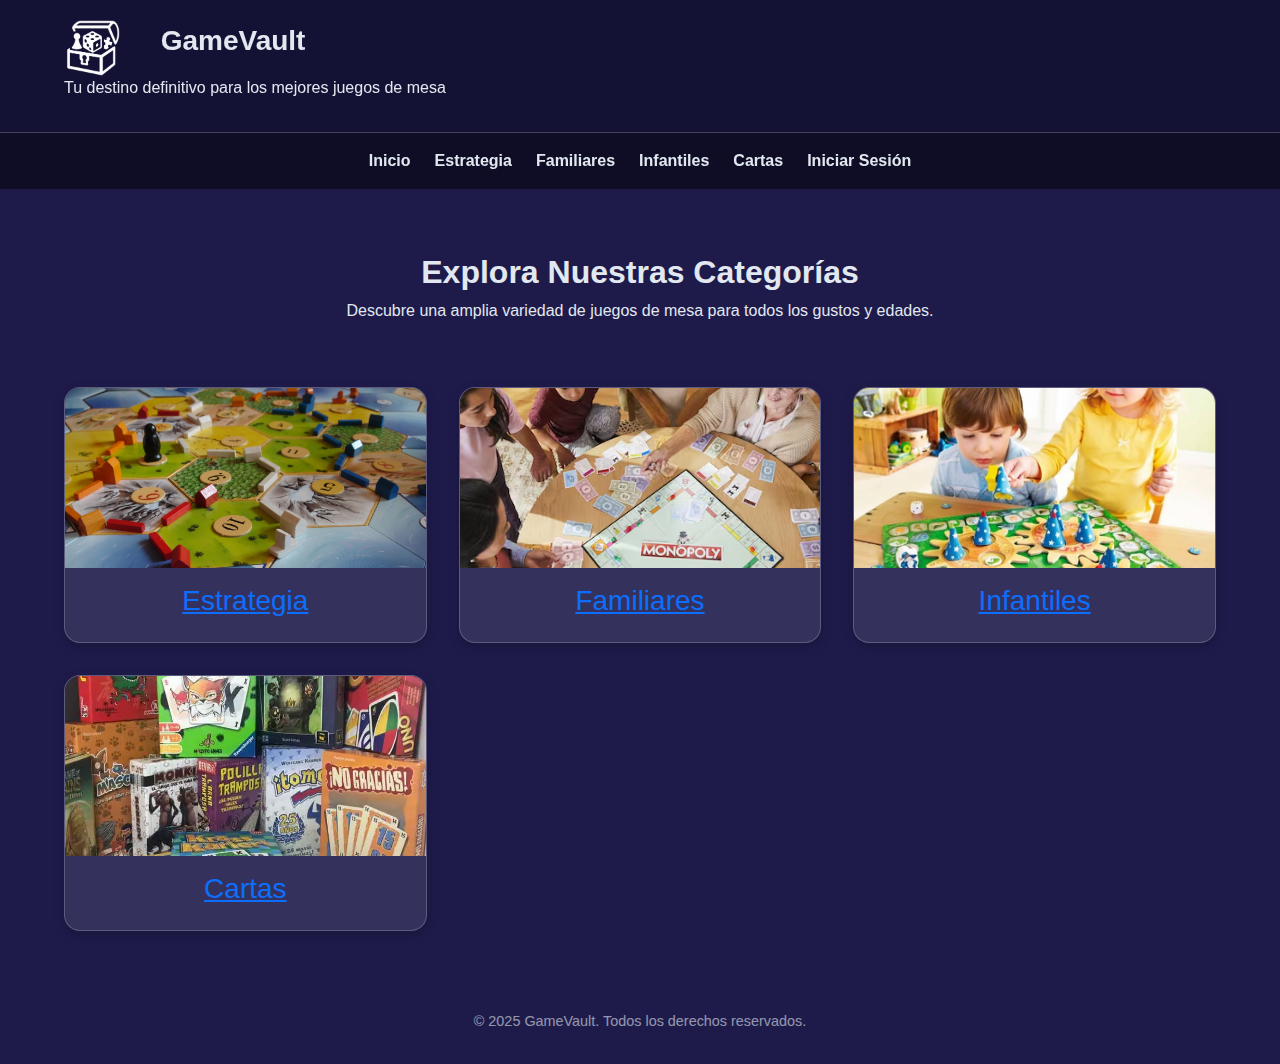
<file: index.html>
<!DOCTYPE html>
<html lang="es">
<head>
  <meta charset="UTF-8" />
  <meta name="viewport" content="width=device-width, initial-scale=1.0"/>
  <title>GameVault</title>

  <link href="https://cdn.jsdelivr.net/npm/bootstrap@5.3.0/dist/css/bootstrap.min.css" rel="stylesheet">
  <link rel="stylesheet" href="../css/style.css" />
</head>
<body>

  <!-- Header -->
  <header class="header-animation">
    <div class="container">
        <img src="img/LOGO_1.png" alt="Logo GameVault" class="logo">
      <h1 class="logo-text">GameVault</h1>
      <p class="subtitulo fade-in-up">Tu destino definitivo para los mejores juegos de mesa</p>
    </div>
  </header>

<!-- Navbar -->
<nav class="navbar">
    <a href="index.html">Inicio</a>
    <a href="categorias/estrategia.html">Estrategia</a>
    <a href="categorias/familiares.html">Familiares</a>
    <a href="categorias/infantiles.html">Infantiles</a>
    <a href="categorias/cartas.html">Cartas</a>
  
    <!-- Contenedor dinámico según la sesión -->
    <span id="menu-dinamico"></span>
  </nav>

  <!-- Categorías -->
  <main class="container">
    <section class="fade-in-up" style="text-align: center; margin-top: 3rem;">
      <h2 style="font-size: 2rem; font-weight: bold;">Explora Nuestras Categorías</h2>
      <p style="margin-top: 0.5rem;">Descubre una amplia variedad de juegos de mesa para todos los gustos y edades.</p>
    </section>

    <section class="juegos-grid" style="margin-top: 2rem;">
      
      <a href="categorias/estrategia.html" class="card-inner fade-in-up">
        <img src="img/ESTRATEGIA.jpg" alt="Estrategia">
        <h3 style="text-align:center; padding: 1rem;">Estrategia</h3>
      </a>

      <a href="categorias/familiares.html" class="card-inner fade-in-up">
        <img src="img/FAMILIA.png" alt="Familiares">
        <h3 style="text-align:center; padding: 1rem;">Familiares</h3>
      </a>

      <a href="categorias/infantiles.html" class="card-inner fade-in-up">
        <img src="img/INFANTIL.jpg" alt="Infantiles">
        <h3 style="text-align:center; padding: 1rem;">Infantiles</h3>
      </a>

      <a href="categorias/cartas.html" class="card-inner fade-in-up">
        <img src="img/CARTAS.png" alt="Cartas">
        <h3 style="text-align:center; padding: 1rem;">Cartas</h3>
      </a>

    </section>
  </main>

  <!-- Footer -->
  <footer class="container" style="text-align: center; padding: 2rem 0; opacity: 0.6; font-size: 0.9rem;">
    © 2025 GameVault. Todos los derechos reservados.
  </footer>

  <!-- Scripts -->
  <script src="https://cdn.jsdelivr.net/npm/bootstrap@5.3.0/dist/js/bootstrap.bundle.min.js"></script>
  <script src="js/sesion.js"></script>

</body>
</html>
</file>
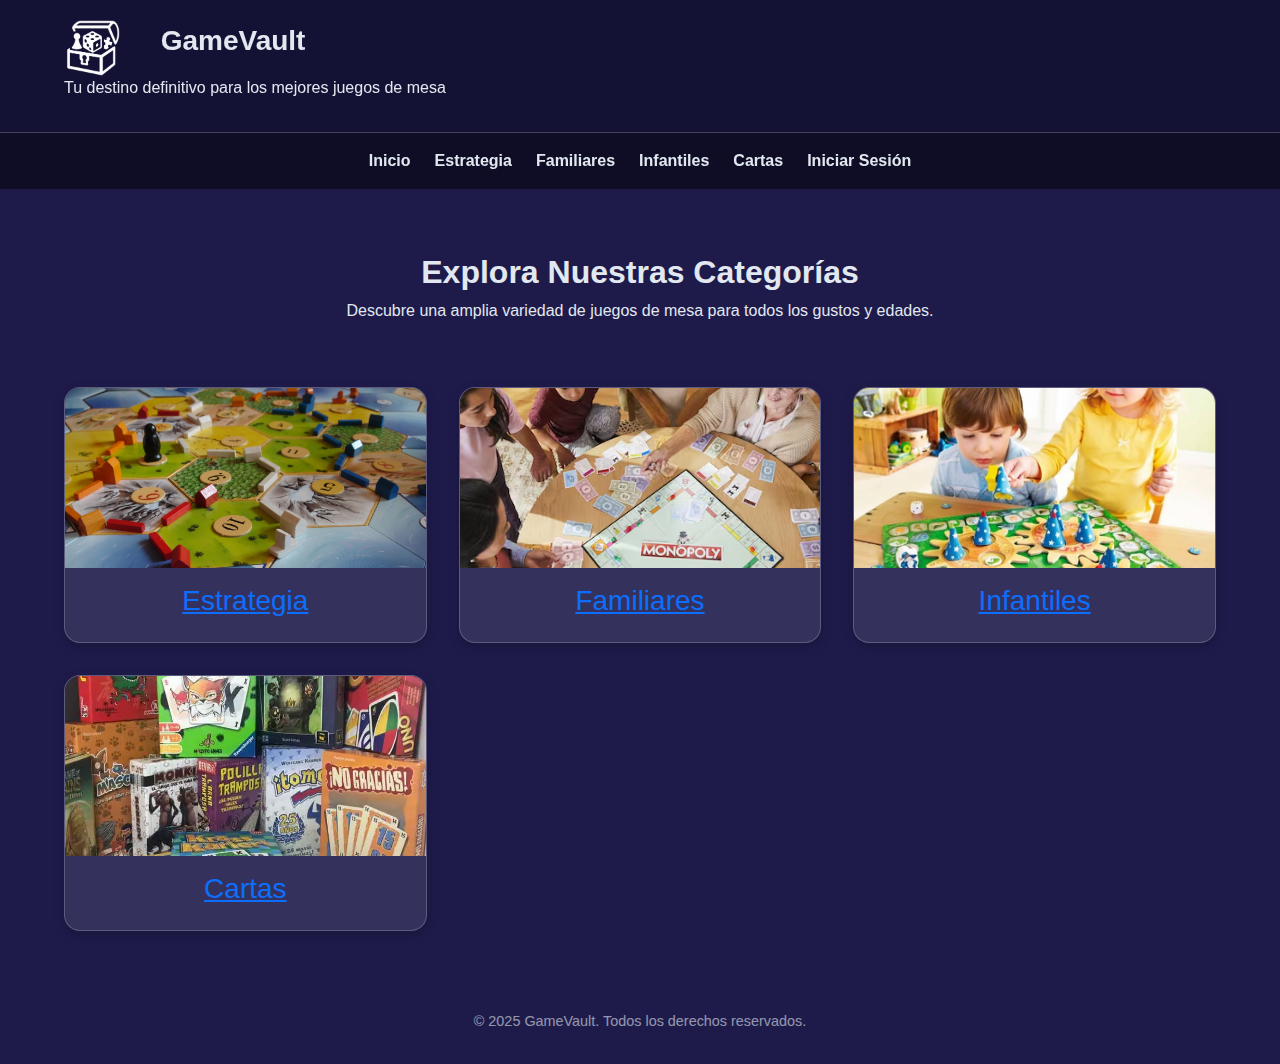
<file: admin.html>
<!DOCTYPE html>
<html lang="es">
<head>
  <meta charset="UTF-8" />
  <meta name="viewport" content="width=device-width, initial-scale=1.0"/>
  <title>Administración - GameVault</title>

  <link href="https://cdn.jsdelivr.net/npm/bootstrap@5.3.0/dist/css/bootstrap.min.css" rel="stylesheet">
  <link rel="stylesheet" href="css/style.css" />
</head>

<body>

  <!-- Header -->
  <header class="header-animation">
    <div class="container">
      <h1 class="logo-text">GameVault - Administración</h1>
      <p class="subtitulo fade-in-up">Panel de administración de juegos</p>
    </div>
  </header>

  <!-- Navbar -->
  <nav class="navbar">
    <a href="index.html">Inicio</a>
    <a href="categorias/estrategia.html">Estrategia</a>
    <a href="categorias/familiares.html">Familiares</a>
    <a href="categorias/infantiles.html">Infantiles</a>
    <a href="categorias/cartas.html">Cartas</a>
    <span id="menu-dinamico"></span>
  </nav>

  <main class="container my-5">

    <h2 class="mb-4 text-center">Gestión de Juegos</h2>

    <!-- Formulario de carga de juegos -->
    <form id="form-juego" class="mb-5">
      <div class="row g-3">
        <div class="col-md-4">
          <input type="text" id="nombre" class="form-control" placeholder="Nombre del Juego" required>
        </div>
        <div class="col-md-3">
          <input type="text" id="categoria" class="form-control" placeholder="Categoría" required>
        </div>
        <div class="col-md-3">
          <input type="number" id="precio" class="form-control" placeholder="Precio" required min="1">
        </div>
        <div class="col-md-2">
          <button type="submit" class="btn btn-success w-100">Agregar</button>
        </div>
      </div>
    </form>

    <!-- Tabla de listado de juegos -->
    <div class="table-responsive">
      <table class="table table-striped">
        <thead class="table-dark">
          <tr>
            <th>#</th>
            <th>Nombre</th>
            <th>Categoría</th>
            <th>Precio</th>
            <th>Acciones</th>
          </tr>
        </thead>
        <tbody id="tabla-juegos"></tbody>
      </table>
    </div>

  </main>

  <footer class="container text-center my-4">
    © 2025 GameVault - Panel Admin
  </footer>

  <script src="js/sesion.js"></script>
  <script src="js/admin.js"></script>
</body>
</html>
</file>
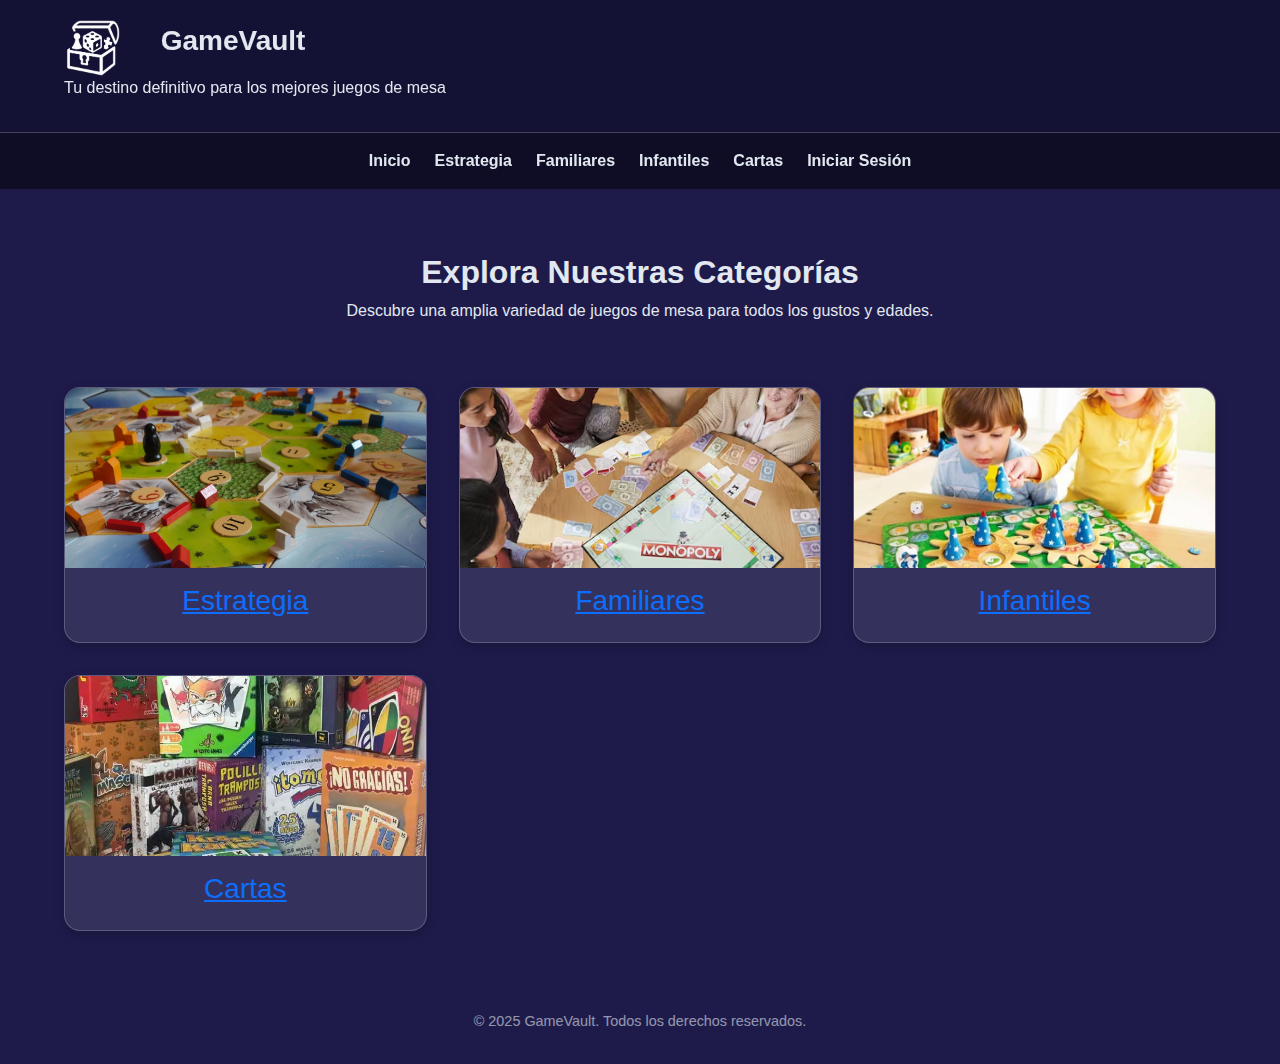
<file: carrito.html>
<!DOCTYPE html>
<html lang="es">
<head>
  <meta charset="UTF-8" />
  <meta name="viewport" content="width=device-width, initial-scale=1.0"/>
  <title>Mi Carrito – GameVault</title>

  <!-- Bootstrap CSS -->
  <link 
    href="https://cdn.jsdelivr.net/npm/bootstrap@5.3.0/dist/css/bootstrap.min.css" 
    rel="stylesheet"
  >
  <!-- Tus estilos -->
  <link rel="stylesheet" href="css/style.css" />
</head>

<body>

  <!-- HEADER -->
  <header class="header-animation">
    <div class="container d-flex align-items-center">
      <a href="index.html" class="back-button">
        <svg width="24" height="24" fill="none" stroke="currentColor" stroke-width="2"
             stroke-linecap="round" stroke-linejoin="round">
          <path d="M5 12h14" />
          <path d="M12 19l-7-7 7-7" />
        </svg>
        <span>Volver al Inicio</span>
      </a>
      <a href="index.html" class="logo-text ms-3">GameVault</a>
    </div>
  </header>

  <!-- NAVBAR -->
  <nav class="navbar">
    <a href="index.html">Inicio</a>
    <a href="categorias/estrategia.html">Estrategia</a>
    <a href="categorias/familiares.html">Familiares</a>
    <a href="categorias/infantiles.html">Infantiles</a>
    <a href="categorias/cartas.html">Cartas</a>
    <span id="menu-dinamico"></span>
  </nav>

  <!-- MAIN -->
  <main class="container my-5">
    <h2 class="text-center mb-4">Mi Carrito 🛒</h2>

    <!-- Aquí se renderizarán los productos -->
    <div id="cart-container" class="mb-4"></div>

    <div class="text-center">
      <button id="finish-purchase" class="btn btn-success d-none">
        Finalizar Compra
      </button>
    </div>
  </main>

  <!-- FOOTER -->
  <footer class="container text-center my-4" 
          style="opacity:0.6; font-size:0.9rem;">
    © 2025 GameVault – Carrito
  </footer>

  <!-- SCRIPTS -->
  <script 
    src="https://cdn.jsdelivr.net/npm/bootstrap@5.3.0/dist/js/bootstrap.bundle.min.js" >
  </script>
  <script src="js/sesion.js"></script>
  <script src="js/carrito.js" ></script>
</body>
</html>
</file>
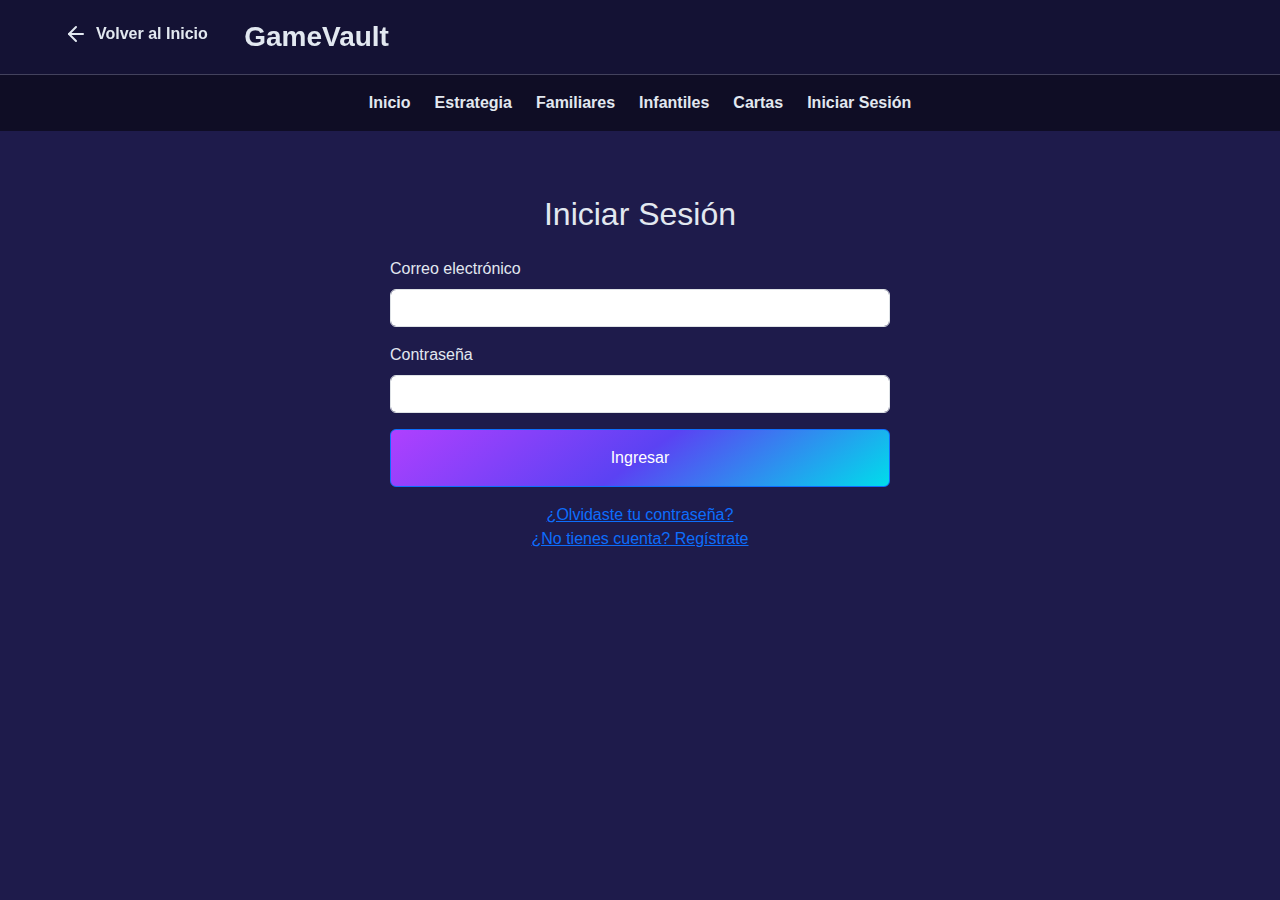
<file: login.html>
<!DOCTYPE html>
<html lang="es">
<head>
  <meta charset="UTF-8" />
  <meta name="viewport" content="width=device-width, initial-scale=1.0" />
  <title>Iniciar Sesión - GameVault</title>

  <link href="https://cdn.jsdelivr.net/npm/bootstrap@5.3.0/dist/css/bootstrap.min.css" rel="stylesheet">
  <link rel="stylesheet" href="css/style.css" />
  <link rel="stylesheet" href="css/login.css" />
</head>
<body>

  <!-- HEADER -->
  <header class="header-animation">
    <div class="container">
      <a href="../index.html" class="back-button">
        <!-- Icono flecha izquierda SVG -->
        <svg width="24" height="24" fill="none" stroke="currentColor" stroke-width="2"
             stroke-linecap="round" stroke-linejoin="round">
          <path d="M5 12h14" />
          <path d="M12 19l-7-7 7-7" />
        </svg>
        <span>Volver al Inicio</span>
      </a>
      <a href="index.html" class="logo-text">GameVault</a>
    </div>
  </header>

    <!-- NAVBAR -->
    <nav class="navbar">
      <a href="index.html">Inicio</a>
      <a href="categorias/estrategia.html">Estrategia</a>
      <a href="categorias/familiares.html">Familiares</a>
      <a href="categorias/infantiles.html">Infantiles</a>
      <a href="categorias/cartas.html">Cartas</a>
      <span id="menu-dinamico"></span>
    </nav>



  <main class="container my-5" style="max-width: 500px;">
    <h2 class="text-center mb-4">Iniciar Sesión</h2>

    <form id="form-login" novalidate>
      <div class="mb-3">
        <label for="email" class="form-label">Correo electrónico</label>
        <input type="email" id="email" class="form-control" required>
        <div class="invalid-feedback">Correo requerido.</div>
      </div>

      <div class="mb-3">
        <label for="password" class="form-label">Contraseña</label>
        <input type="password" id="password" class="form-control" required>
        <div class="invalid-feedback">Contraseña requerida.</div>
      </div>

      <button type="submit" class="btn btn-primary w-100">Ingresar</button>

      <div class="text-center mt-3">
        <a href="recuperar.html">¿Olvidaste tu contraseña?</a><br>
        <a href="registro.html">¿No tienes cuenta? Regístrate</a>
      </div>
    </form>
  </main>

  <script src="js/validacion.js"></script>
  <script src="js/auth.js"></script>
  <script src="js/sesion.js"></script>
</body>
</html>
</file>
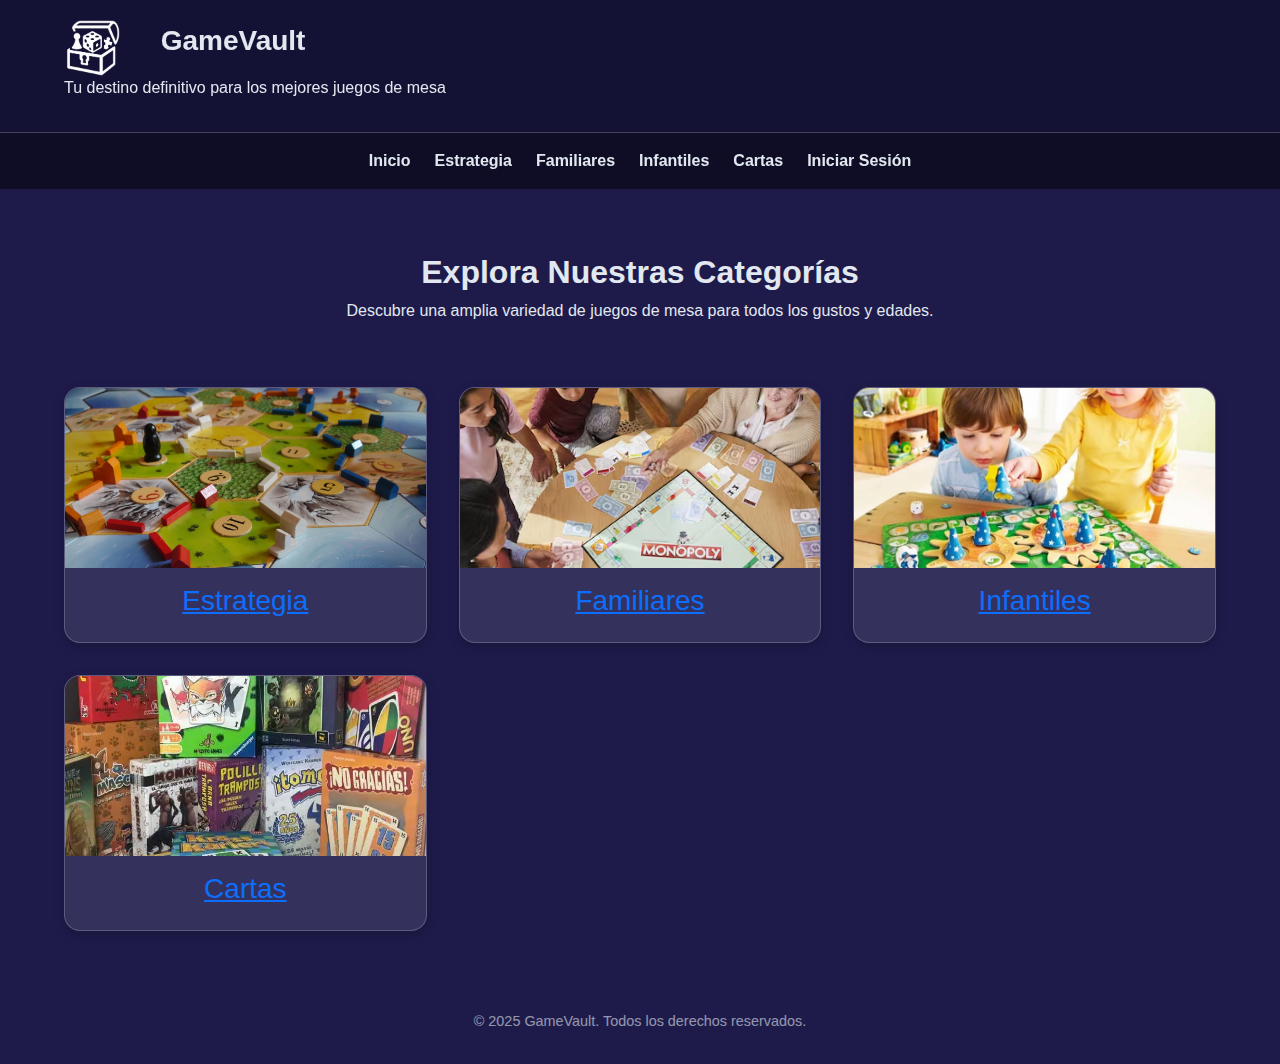
<file: perfil.html>
<!DOCTYPE html>
<html lang="es">
<head>
  <meta charset="UTF-8" />
  <meta name="viewport" content="width=device-width, initial-scale=1.0"/>
  <title>Mi Perfil - GameVault</title>

  <link href="https://cdn.jsdelivr.net/npm/bootstrap@5.3.0/dist/css/bootstrap.min.css" rel="stylesheet">
  <link rel="stylesheet" href="css/style.css" />
</head>

<body>

  <!-- HEADER -->
  <header class="header-animation">
    <div class="container">
      <a href="../index.html" class="back-button">
        <!-- Icono flecha izquierda SVG -->
        <svg width="24" height="24" fill="none" stroke="currentColor" stroke-width="2"
             stroke-linecap="round" stroke-linejoin="round">
          <path d="M5 12h14" />
          <path d="M12 19l-7-7 7-7" />
        </svg>
        <span>Volver al Inicio</span>
      </a>
      <a href="index.html" class="logo-text">GameVault</a>
    </div>
  </header>

  <!-- Navbar -->
  <nav class="navbar">
    <a href="index.html">Inicio</a>
    <a href="categorias/estrategia.html">Estrategia</a>
    <a href="categorias/familiares.html">Familiares</a>
    <a href="categorias/infantiles.html">Infantiles</a>
    <a href="categorias/cartas.html">Cartas</a>
    <span id="menu-dinamico"></span>
  </nav>

  <main class="container my-5">
    <h2 class="text-center mb-4">Mi Perfil 👤</h2>

    <form id="form-perfil" class="w-75 mx-auto" novalidate>
      <div class="mb-3">
        <label for="nombre" class="form-label">Nombre completo:</label>
        <input type="text" id="nombre" class="form-control" required>
      </div>

      <div class="mb-3">
        <label for="usuario" class="form-label">Nombre de usuario:</label>
        <input type="text" id="usuario" class="form-control" required>
      </div>

      <div class="mb-3">
        <label for="email" class="form-label">Correo electrónico:</label>
        <input type="email" id="email" class="form-control" readonly>
      </div>

      <div class="mb-3">
        <label for="fechaNacimiento" class="form-label">Fecha de nacimiento:</label>
        <input type="date" id="fechaNacimiento" class="form-control" required>
      </div>

      <button type="submit" class="btn btn-primary w-100">Guardar cambios</button>
    </form>
  </main>

  <footer class="container text-center my-4">
    © 2025 GameVault - Perfil
  </footer>

  <script src="js/sesion.js"></script>
  <script src="js/perfil.js"></script>
  <script src="js/validacion.js"></script>

</body>
</html>
</file>
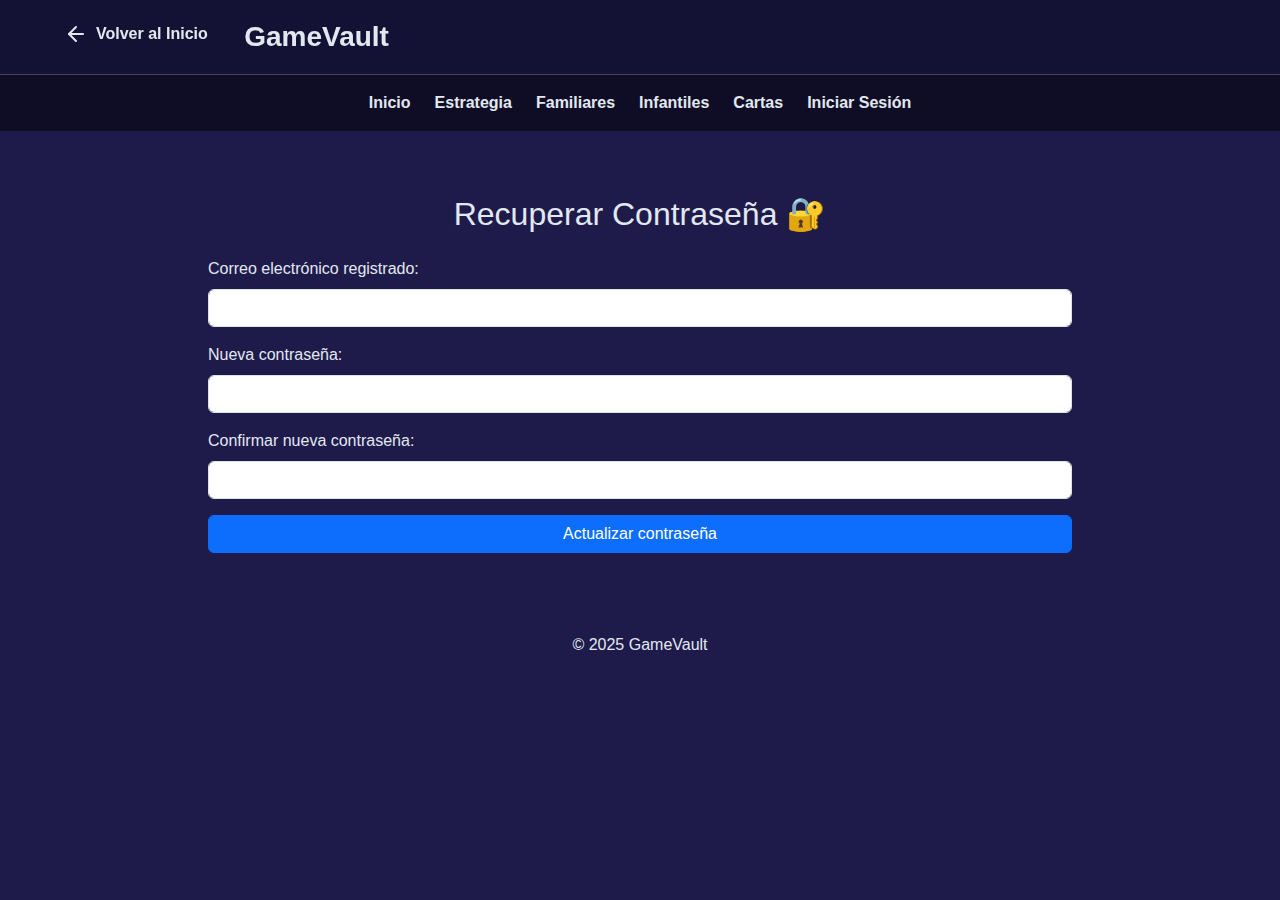
<file: recuperar.html>
<!DOCTYPE html>
<html lang="es">
<head>
  <meta charset="UTF-8" />
  <meta name="viewport" content="width=device-width, initial-scale=1.0"/>
  <title>Recuperar Contraseña - GameVault</title>

  <link href="https://cdn.jsdelivr.net/npm/bootstrap@5.3.0/dist/css/bootstrap.min.css" rel="stylesheet">
  <link rel="stylesheet" href="css/style.css" />
</head>

<body>

  <!-- HEADER -->
  <header class="header-animation">
    <div class="container">
      <a href="../index.html" class="back-button">
        <!-- Icono flecha izquierda SVG -->
        <svg width="24" height="24" fill="none" stroke="currentColor" stroke-width="2"
             stroke-linecap="round" stroke-linejoin="round">
          <path d="M5 12h14" />
          <path d="M12 19l-7-7 7-7" />
        </svg>
        <span>Volver al Inicio</span>
      </a>
      <a href="../index.html" class="logo-text">GameVault</a>
    </div>
  </header>

    <!-- NAVBAR -->
    <nav class="navbar">
      <a href="index.html">Inicio</a>
      <a href="categorias/estrategia.html">Estrategia</a>
      <a href="categorias/familiares.html">Familiares</a>
      <a href="categorias/infantiles.html">Infantiles</a>
      <a href="categorias/cartas.html">Cartas</a>
      <span id="menu-dinamico"></span>
    </nav>


  <main class="container my-5">
    <h2 class="text-center mb-4">Recuperar Contraseña 🔐</h2>

    <form id="form-recuperar" class="w-75 mx-auto" novalidate>
      <div class="mb-3">
        <label for="email" class="form-label">Correo electrónico registrado:</label>
        <input type="email" id="email" class="form-control" required>
      </div>

      <div class="mb-3">
        <label for="nuevaPassword" class="form-label">Nueva contraseña:</label>
        <input type="password" id="nuevaPassword" class="form-control" required>
      </div>

      <div class="mb-3">
        <label for="confirmarPassword" class="form-label">Confirmar nueva contraseña:</label>
        <input type="password" id="confirmarPassword" class="form-control" required>
      </div>

      <button type="submit" class="btn btn-primary w-100">Actualizar contraseña</button>
    </form>
  </main>

  <footer class="container text-center my-4">
    © 2025 GameVault
  </footer>

  <script src="js/sesion.js"></script>
  <script src="js/validacion.js"></script>
  <script src="js/recuperar.js"></script>

</body>
</html>
</file>
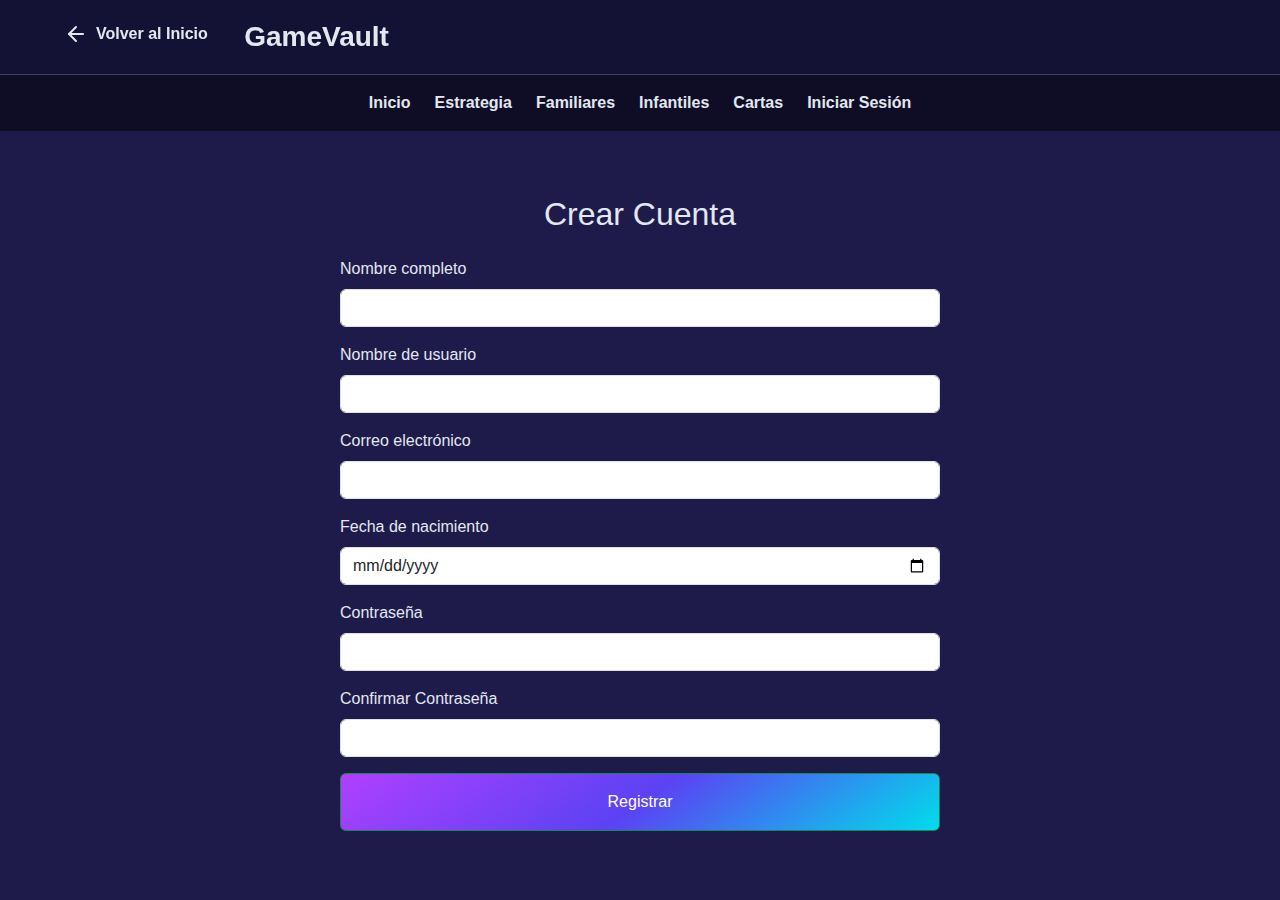
<file: registro.html>
<!DOCTYPE html>
<html lang="es">
<head>
  <meta charset="UTF-8" />
  <meta name="viewport" content="width=device-width, initial-scale=1.0" />
  <title>Registro - GameVault</title>

  <link href="https://cdn.jsdelivr.net/npm/bootstrap@5.3.0/dist/css/bootstrap.min.css" rel="stylesheet">
  <link rel="stylesheet" href="css/style.css" />
  <link rel="stylesheet" href="css/login.css" />
</head>
<body>


  <!-- HEADER -->
  <header class="header-animation">
    <div class="container">
      <a href="../index.html" class="back-button">
        <!-- Icono flecha izquierda SVG -->
        <svg width="24" height="24" fill="none" stroke="currentColor" stroke-width="2"
             stroke-linecap="round" stroke-linejoin="round">
          <path d="M5 12h14" />
          <path d="M12 19l-7-7 7-7" />
        </svg>
        <span>Volver al Inicio</span>
      </a>
      <a href="../index.html" class="logo-text">GameVault</a>
    </div>
  </header>

    <!-- NAVBAR -->
    <nav class="navbar">
      <a href="index.html">Inicio</a>
      <a href="categorias/estrategia.html">Estrategia</a>
      <a href="categorias/familiares.html">Familiares</a>
      <a href="categorias/infantiles.html">Infantiles</a>
      <a href="categorias/cartas.html">Cartas</a>
      <span id="menu-dinamico"></span>
    </nav>

  <main class="container my-5" style="max-width: 600px;">
    <h2 class="text-center mb-4">Crear Cuenta</h2>

    <form id="form-registro" novalidate>
      <div class="mb-3">
        <label for="nombre" class="form-label">Nombre completo</label>
        <input type="text" id="nombre" class="form-control" required>
        <div class="invalid-feedback">Nombre es requerido.</div>
      </div>

      <div class="mb-3">
        <label for="usuario" class="form-label">Nombre de usuario</label>
        <input type="text" id="usuario" class="form-control" required>
        <div class="invalid-feedback">Usuario es requerido.</div>
      </div>

      <div class="mb-3">
        <label for="email" class="form-label">Correo electrónico</label>
        <input type="email" id="email" class="form-control" required>
        <div class="invalid-feedback">Correo válido es requerido.</div>
      </div>

      <div class="mb-3">
        <label for="fechaNacimiento" class="form-label">Fecha de nacimiento</label>
        <input type="date" id="fechaNacimiento" class="form-control" required>
        <div class="invalid-feedback">Debe ser mayor de 13 años.</div>
      </div>

      <div class="mb-3">
        <label for="password" class="form-label">Contraseña</label>
        <input type="password" id="password" class="form-control" required>
        <div class="invalid-feedback">Debe contener mayúsculas, números y mínimo 8 caracteres.</div>
      </div>

      <div class="mb-3">
        <label for="confirmarPassword" class="form-label">Confirmar Contraseña</label>
        <input type="password" id="confirmarPassword" class="form-control" required>
        <div class="invalid-feedback">Las contraseñas no coinciden.</div>
      </div>

      <button type="submit" class="btn btn-success w-100">Registrar</button>
    </form>
  </main>

  <script src="js/validacion.js"></script>
  <script src="js/registro.js"></script>
  <script src="js/sesion.js"></script>
</body>
</html>
</file>
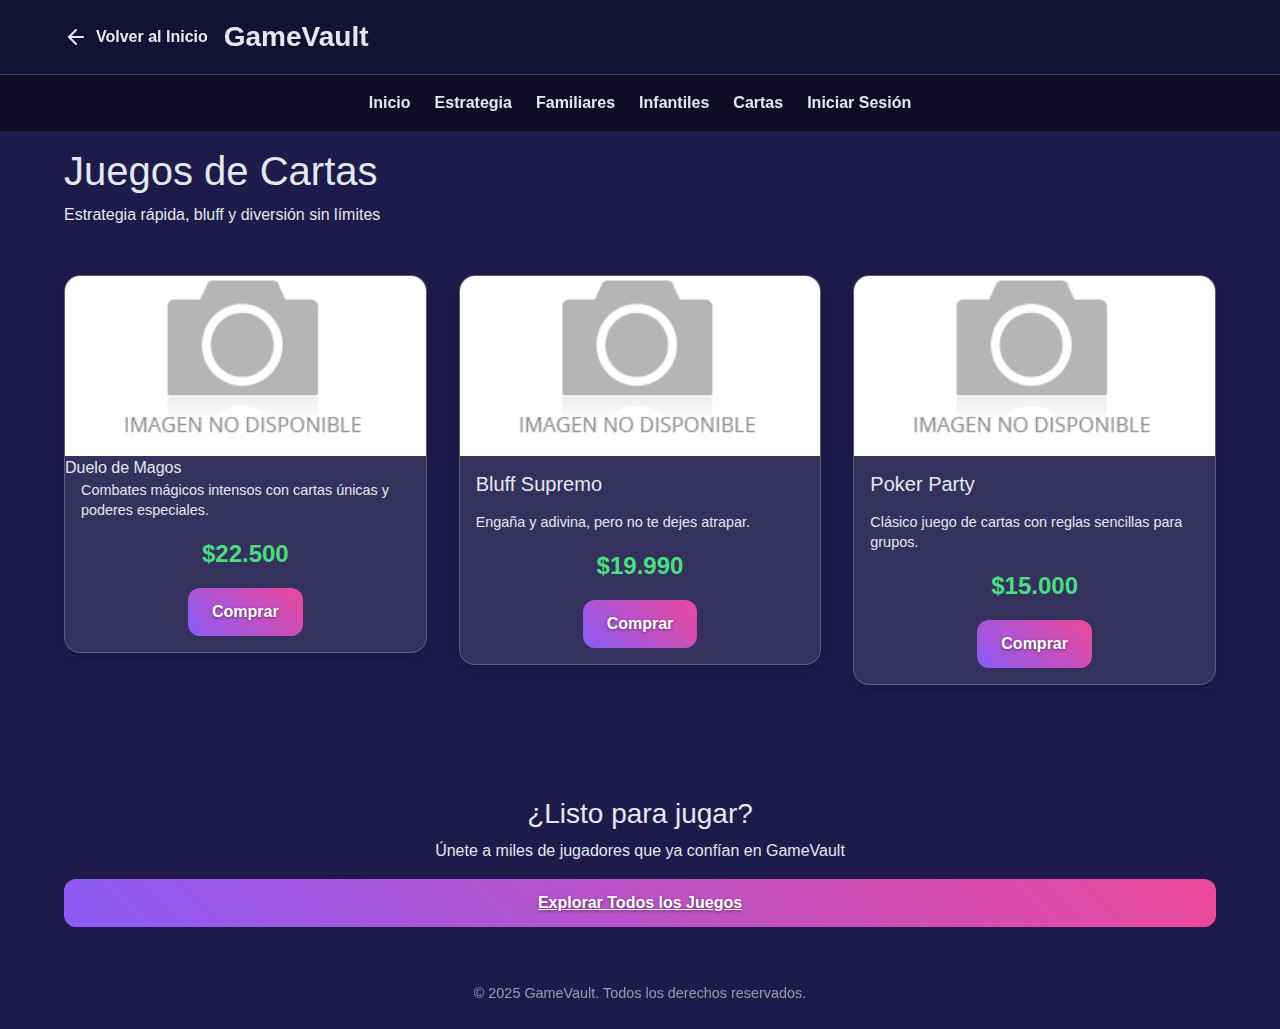
<file: categorias/cartas.html>
<!DOCTYPE html>
<html lang="es">
<head>
  <meta charset="UTF-8" />
  <meta name="viewport" content="width=device-width, initial-scale=1.0" />
  <title>Cartas – GameVault</title>

  <!-- Bootstrap CSS -->
  <link href="https://cdn.jsdelivr.net/npm/bootstrap@5.3.0/dist/css/bootstrap.min.css" rel="stylesheet" >

  <link rel="stylesheet" href="../css/style.css" />
</head>
<body>

  <!-- HEADER -->
  <header class="header-animation">
    <div class="container d-flex align-items-center">
      <a href="../index.html" class="back-button">
        <svg width="24" height="24" fill="none" stroke="currentColor" stroke-width="2"
             stroke-linecap="round" stroke-linejoin="round">
          <path d="M5 12h14" />
          <path d="M12 19l-7-7 7-7" />
        </svg>
        <span>Volver al Inicio</span>
      </a>
      <a href="../index.html" class="logo-text ms-3">GameVault</a>
    </div>
  </header>

    <!-- NAVBAR -->
    <nav class="navbar">
      <a href="../../index.html">Inicio</a>
      <a href="../categorias/estrategia.html">Estrategia</a>
      <a href="../categorias/familiares.html">Familiares</a>
      <a href="../categorias/infantiles.html">Infantiles</a>
      <a href="../categorias/cartas.html">Cartas</a>
      <span id="menu-dinamico"></span>
    </nav>
    
<!-- MAIN -->
  <main class="fade-in-up">
    <div class="container">
      <h1 class="slide-in-left">Juegos de Cartas</h1>
      <p class="subtitulo fade-in-up">Estrategia rápida, bluff y diversión sin límites</p>

      <section class="juegos-grid">
        <!-- Tarjeta 1 - Duelo de Magos -->
        <article class="game-card" 
                 data-name="Duelo de Magos" 
                 data-price="22500" style="animation-delay: 0.1s">

          <div class="card-inner">
            <img src="../img/NOTFOUND.png" alt="Duelo de Magos">
            </h2>Duelo de Magos</>
            <p class="descripcion">Combates mágicos intensos con cartas únicas y poderes especiales.</p>
            <div class="precios">
              <span class="precio-actual">$22.500</span>
            </div>
            <button class="btn-add-to-cart btn-comprar">Comprar</button>
          </div>
        </article>

         <!-- Tarjeta 2  -->
        <article class="game-card" 
                  data-name="Bluff Supremo"
                  data-price="19990" style="animation-delay: 0.2s">

          <div class="card-inner">
            <img src="../img/NOTFOUND.png" alt="Bluff Supremo">
            <h2>Bluff Supremo</h2>
            <p class="descripcion">Engaña y adivina, pero no te dejes atrapar.</p>
            <div class="precios">
              <span class="precio-actual">$19.990</span>
            </div>
            <button class="btn-add-to-cart btn-comprar">Comprar</button>
          </div>
        </article>

         <!-- Tarjeta 3 -->
        <article class="game-card" data-name="Poker Party"
                data-price="15000" style="animation-delay: 0.4s">
          <div class="card-inner">
            <img src="../img/NOTFOUND.png" alt="Poker Party">
            <h2>Poker Party</h2>
            <p class="descripcion">Clásico juego de cartas con reglas sencillas para grupos.</p>
            <div class="precios">
              <span class="precio-actual">$15.000</span>
            </div>
            <button class="btn-add-to-cart btn-comprar">Comprar</button>
          </div>
        </article>
      </section>
    </div>
  </main>

    <!-- CTA -->
    <section class="container fade-in-up text-center mt-5">
      <h3>¿Listo para jugar?</h3>
      <p>Únete a miles de jugadores que ya confían en GameVault</p>
      <a href="../index.html" class="btn-comprar">Explorar Todos los Juegos</a>
    </section>
  
    <!-- FOOTER -->
    <footer class="container text-center py-4" style="opacity:0.6; font-size:0.9rem;">
      © 2025 GameVault. Todos los derechos reservados.
    </footer>
  
  <!-- Scripts -->
  <script src="https://cdn.jsdelivr.net/npm/bootstrap@5.3.0/dist/js/bootstrap.bundle.min.js" defer></script>
  <script src="../js/sesion.js"></script>
  <script src="../js/carrito.js"></script>

</body>
</html>
</file>
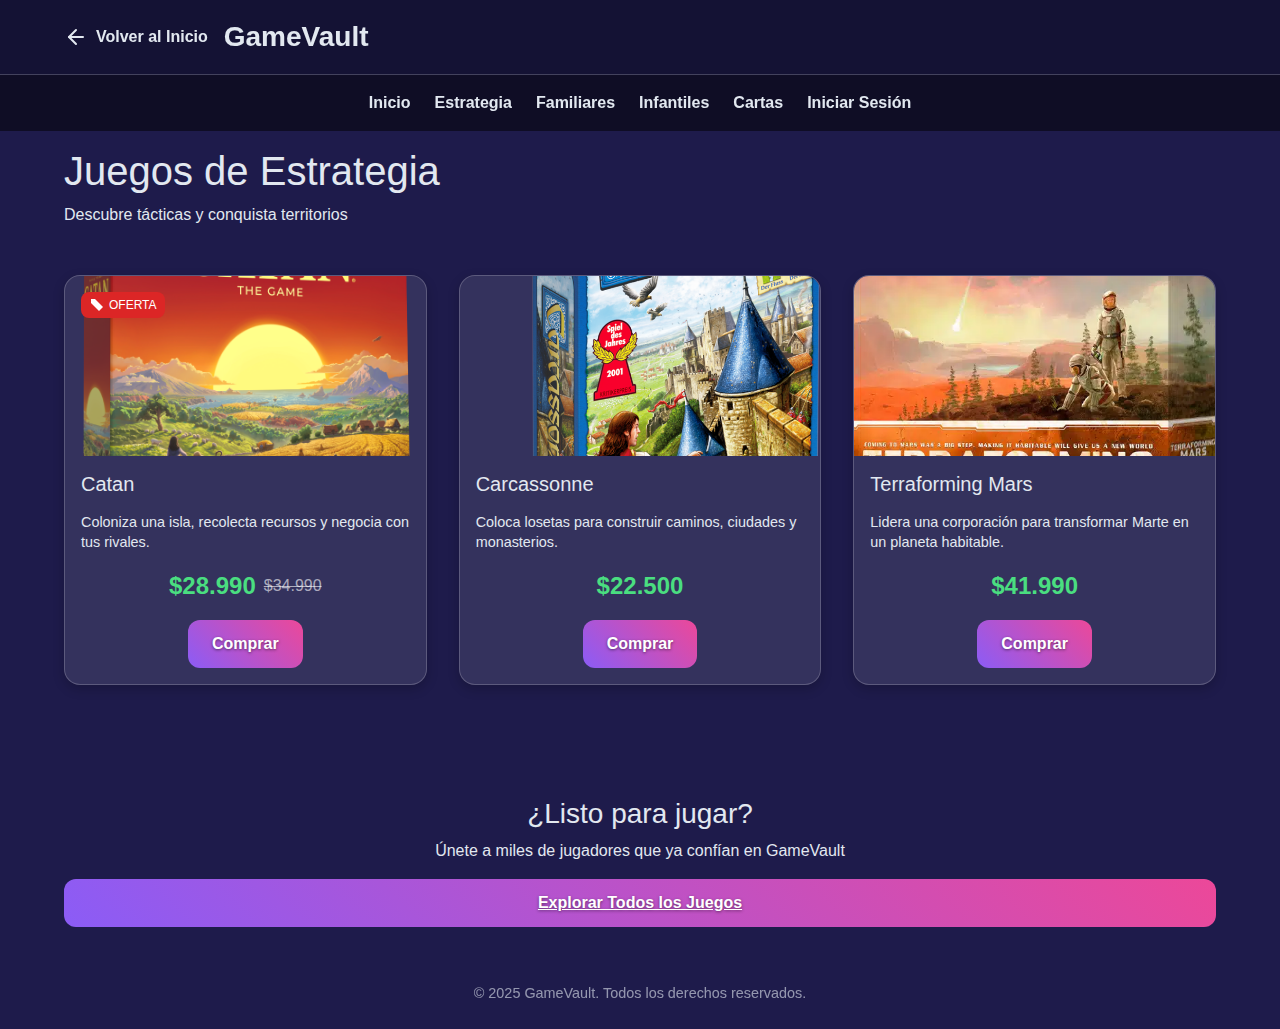
<file: categorias/estrategia.html>
<!DOCTYPE html>
<html lang="es">
<head>
  <meta charset="UTF-8" />
  <meta name="viewport" content="width=device-width, initial-scale=1.0" />
  <title>Estrategia – GameVault</title>

  <!-- Bootstrap CSS -->
  <link
    href="https://cdn.jsdelivr.net/npm/bootstrap@5.3.0/dist/css/bootstrap.min.css"
    rel="stylesheet"
  >
  <!-- Estilos -->
  <link rel="stylesheet" href="../css/style.css" />
</head>
<body>

  <!-- HEADER -->
  <header class="header-animation">
    <div class="container d-flex align-items-center">
      <a href="../index.html" class="back-button">
        <svg width="24" height="24" fill="none" stroke="currentColor" stroke-width="2"
             stroke-linecap="round" stroke-linejoin="round">
          <path d="M5 12h14" />
          <path d="M12 19l-7-7 7-7" />
        </svg>
        <span>Volver al Inicio</span>
      </a>
      <a href="../index.html" class="logo-text ms-3">GameVault</a>
    </div>
  </header>

    <!-- NAVBAR -->
    <nav class="navbar">
      <a href="../../index.html">Inicio</a>
      <a href="../categorias/estrategia.html">Estrategia</a>
      <a href="../categorias/familiares.html">Familiares</a>
      <a href="../categorias/infantiles.html">Infantiles</a>
      <a href="../categorias/cartas.html">Cartas</a>
      <span id="menu-dinamico"></span>
    </nav>
  
  <!-- MAIN -->
  <main class="fade-in-up">
    <div class="container">
      <h1 class="slide-in-left">Juegos de Estrategia</h1>
      <p class="subtitulo fade-in-up">Descubre tácticas y conquista territorios</p>

      <section class="juegos-grid">
        <!-- Tarjeta 1 - Catan -->
        <article class="game-card" data-name="Catan" data-price="28990" data-original-price="34990" style="animation-delay: 0s">
          <div class="card-inner">
            <!-- Imagen lleva al detalle -->
            <a href="../detalle/catan.html">
              <img src="../img/CATAN.png" alt="Catan">
            </a>
            <div class="tag-sale pulse-animation">
              <svg width="16" height="16" fill="currentColor">
                <path d="M2 2h4l8 8-4 4-8-8V2z"/>
              </svg>
              <span>OFERTA</span>
            </div>

            <h2>Catan</h2>
            <p class="descripcion">Coloniza una isla, recolecta recursos y negocia con tus rivales.</p>
            <div class="precios">
              <span class="precio-actual">$28.990</span>
              <span class="precio-original">$34.990</span>
            </div>
            <!-- Botón con clase y atributos para carrito -->
            <button class="btn-add-to-cart btn-comprar">Comprar</button>
          </div>
        </article>

        <!-- Tarjeta 2 - Carcassonne -->
        <article class="game-card" data-name="Carcassonne" data-price="22500" style="animation-delay: 0.2s">
          <div class="card-inner">
            <a href="../detalle/carcassonne.html">
              <img src="../img/CARCA.png" alt="Carcassonne">
            </a>

            <h2>Carcassonne</h2>
            <p class="descripcion">Coloca losetas para construir caminos, ciudades y monasterios.</p>
            <div class="precios">
              <span class="precio-actual">$22.500</span>
            </div>
            <button class="btn-add-to-cart btn-comprar">Comprar</button>
          </div>
        </article>

        <!-- Tarjeta 3 - Terraforming Mars -->
        <article class="game-card" data-name="Terraforming Mars" data-price="41990" style="animation-delay: 0.4s">
          <div class="card-inner">
            <a href="../detalle/terraformin.html">
              <img src="../img/Terra.png" alt="Terraforming Mars">
            </a>

            <h2>Terraforming Mars</h2>
            <p class="descripcion">Lidera una corporación para transformar Marte en un planeta habitable.</p>
            <div class="precios">
              <span class="precio-actual">$41.990</span>
            </div>
            <button class="btn-add-to-cart btn-comprar">Comprar</button>
          </div>
        </article>
      </section>
    </div>
  </main>

  <!-- CTA -->
  <section class="container fade-in-up text-center mt-5">
    <h3>¿Listo para jugar?</h3>
    <p>Únete a miles de jugadores que ya confían en GameVault</p>
    <a href="../index.html" class="btn-comprar">Explorar Todos los Juegos</a>
  </section>

  <!-- FOOTER -->
  <footer class="container text-center py-4" style="opacity:0.6; font-size:0.9rem;">
    © 2025 GameVault. Todos los derechos reservados.
  </footer>

  <!-- Scripts -->
  <script src="https://cdn.jsdelivr.net/npm/bootstrap@5.3.0/dist/js/bootstrap.bundle.min.js" defer></script>
  <script src="../js/sesion.js"></script>
  <script src="../js/carrito.js"></script>
</body>
</html>
</file>
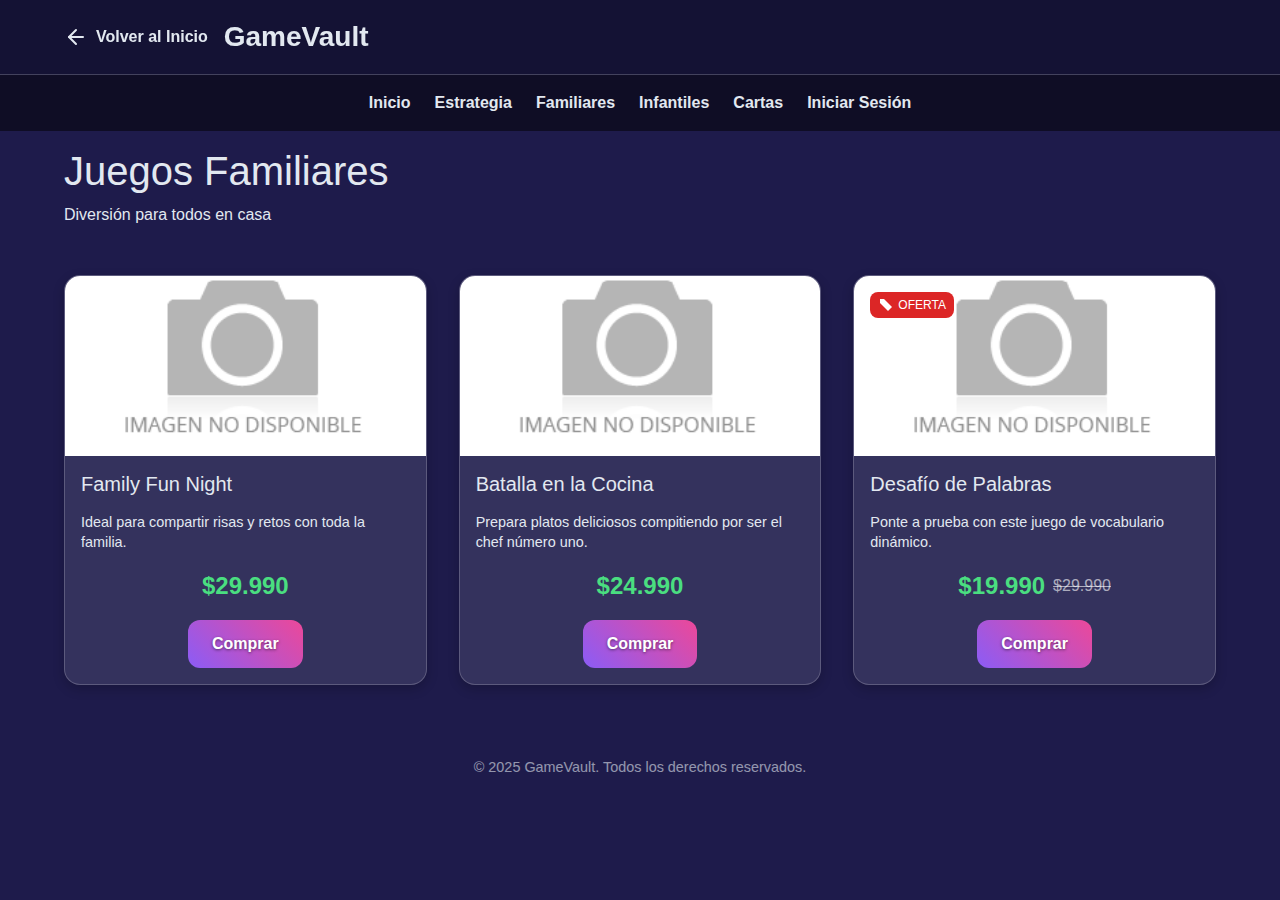
<file: categorias/familiares.html>
<!DOCTYPE html>
<html lang="es">
<head>
  <meta charset="UTF-8" />
  <meta name="viewport" content="width=device-width, initial-scale=1.0" />
  <title>Familiares – GameVault</title>
  <!-- Bootstrap CSS -->
  <link href="https://cdn.jsdelivr.net/npm/bootstrap@5.3.0/dist/css/bootstrap.min.css" rel="stylesheet" >
  <!-- Estilos -->
  <link rel="stylesheet" href="../css/style.css" />
</head>
<body>

  <!-- HEADER -->
  <header class="header-animation">
    <div class="container d-flex align-items-center">
      <a href="../index.html" class="back-button">
        <svg width="24" height="24" fill="none" stroke="currentColor" stroke-width="2"
             stroke-linecap="round" stroke-linejoin="round">
          <path d="M5 12h14" />
          <path d="M12 19l-7-7 7-7" />
        </svg>
        <span>Volver al Inicio</span>
      </a>
      <a href="../index.html" class="logo-text ms-3">GameVault</a>
    </div>
  </header>

    <!-- NAVBAR -->
    <nav class="navbar">
      <a href="../../index.html">Inicio</a>
      <a href="../categorias/estrategia.html">Estrategia</a>
      <a href="../categorias/familiares.html">Familiares</a>
      <a href="../categorias/infantiles.html">Infantiles</a>
      <a href="../categorias/cartas.html">Cartas</a>
      <span id="menu-dinamico"></span>
    </nav>

    
  <!-- MAIN -->
  <main class="fade-in-up">
    <div class="container">
      <h1 class="slide-in-left">Juegos Familiares</h1>
      <p class="subtitulo fade-in-up">Diversión para todos en casa</p>

      <section class="juegos-grid">
         <!-- Tarjeta 1 -->
        <article class="game-card" 
                  data-name="Family Fun Nigh"
                  data-price="29990"
                  style="animation-delay: 0s">
          <div class="card-inner">
            <img src="../img/NOTFOUND.png" alt="Family Fun Night">

            <h2>Family Fun Night</h2>
            <p class="descripcion">Ideal para compartir risas y retos con toda la familia.</p>
            <div class="precios">
              <span class="precio-actual">$29.990</span>
            </div>
            <button class="btn-add-to-cart btn-comprar">Comprar</button>
          </div>
        </article>

      <!-- Tarjeta 2 -->
        <article class="game-card" 
                  data-name="Batalla en la Cocina"
                  data-price="24990"
                  style="animation-delay: 0.2s">
          <div class="card-inner">
            <img src="../img/NOTFOUND.png" alt="Batalla en la Cocina">

            <h2>Batalla en la Cocina</h2>
            <p class="descripcion">Prepara platos deliciosos compitiendo por ser el chef número uno.</p>
            <div class="precios">
              <span class="precio-actual">$24.990</span>
            </div>
            <button class="btn-add-to-cart btn-comprar">Comprar</button>
          </div>
        </article>

        <!-- Tarjeta 3 -->
        <article class="game-card" 
                  data-name="Desafío de Palabras"
                  data-price="19990"
                  data-original-price="29990"
                  style="animation-delay: 0.4s">

          <div class="card-inner">
            <img src="../img/NOTFOUND.png" alt="Desafío de Palabras">
            <div class="tag-sale pulse-animation">
              <svg width="16" height="16" fill="currentColor">
                <path d="M2 2h4l8 8-4 4-8-8V2z"/>
              </svg>
              <span>OFERTA</span>
            </div>

            <h2>Desafío de Palabras</h2>
            <p class="descripcion">Ponte a prueba con este juego de vocabulario dinámico.</p>
            <div class="precios">
              <span class="precio-actual">$19.990</span>
              <span class="precio-original">$29.990</span>
            </div>
            <button class="btn-add-to-cart btn-comprar">Comprar</button>
          </div>
        </article>
      </section>
    </div>
  </main>


    <!-- FOOTER -->
    <footer class="container text-center py-4" style="opacity:0.6; font-size:0.9rem;">
      © 2025 GameVault. Todos los derechos reservados.
    </footer>
  
    <!-- Scripts -->
    <script src="https://cdn.jsdelivr.net/npm/bootstrap@5.3.0/dist/js/bootstrap.bundle.min.js" defer></script>
    <script src="../js/sesion.js"></script>
    <script src="../js/carrito.js"></script>

</body>
</html>
</file>
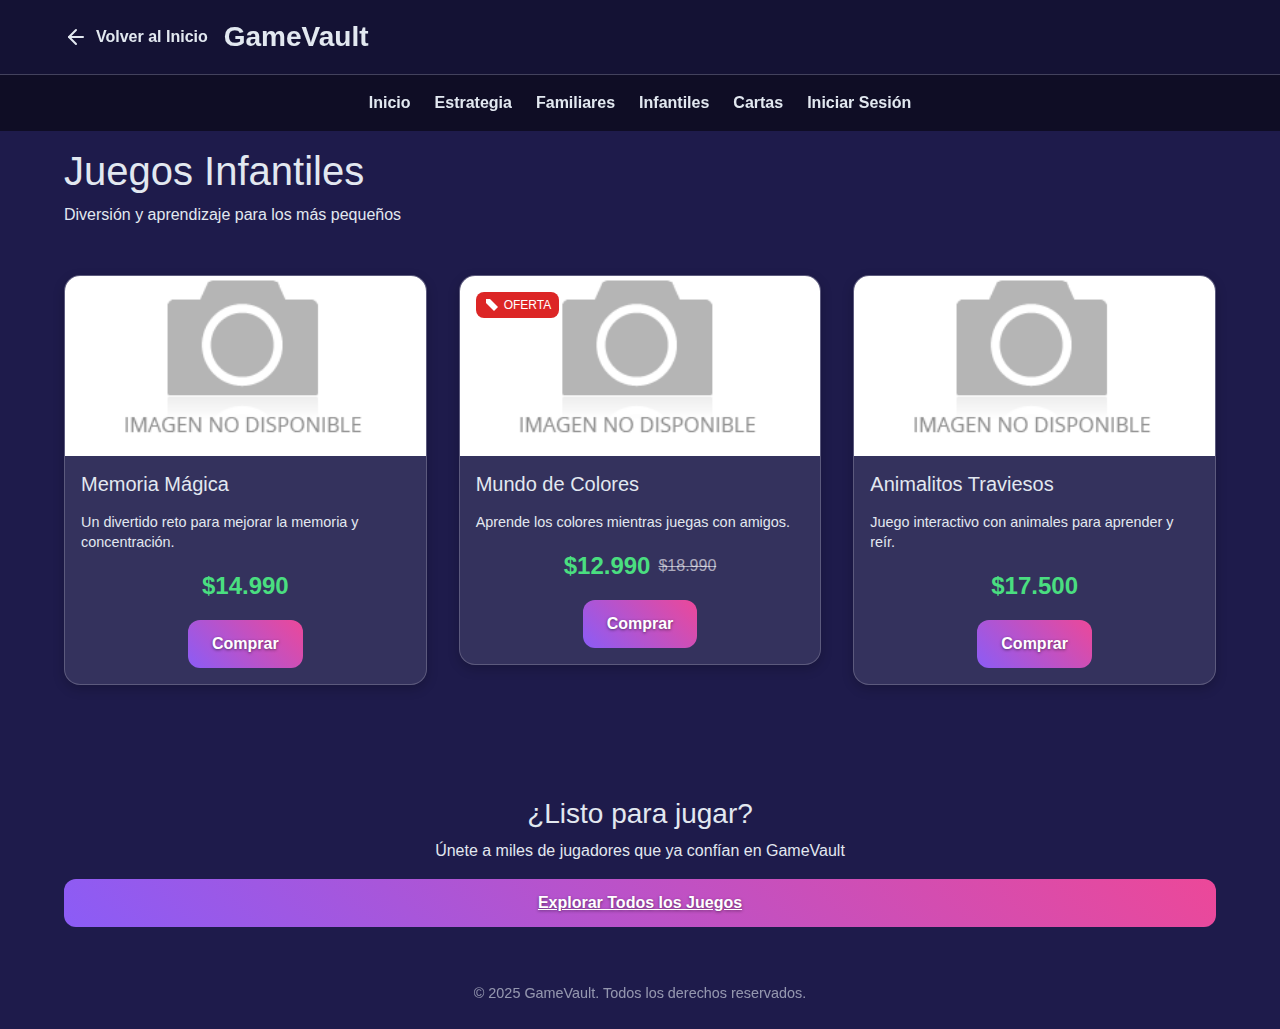
<file: categorias/infantiles.html>
<!DOCTYPE html>
<html lang="es">
<head>
  <meta charset="UTF-8" />
  <meta name="viewport" content="width=device-width, initial-scale=1.0" />
  <title>Infantiles – GameVault</title>
  <!-- Bootstrap CSS -->
  <link href="https://cdn.jsdelivr.net/npm/bootstrap@5.3.0/dist/css/bootstrap.min.css" rel="stylesheet" >
  <!-- Estilos -->
  <link rel="stylesheet" href="../css/style.css" />
</head>
<body>
  
  <!-- HEADER -->
  <header class="header-animation">
    <div class="container d-flex align-items-center">
      <a href="../index.html" class="back-button">
        <svg width="24" height="24" fill="none" stroke="currentColor" stroke-width="2"
             stroke-linecap="round" stroke-linejoin="round">
          <path d="M5 12h14" />
          <path d="M12 19l-7-7 7-7" />
        </svg>
        <span>Volver al Inicio</span>
      </a>
      <a href="../index.html" class="logo-text ms-3">GameVault</a>
    </div>
  </header>

    <!-- NAVBAR -->
    <nav class="navbar">
      <a href="../../index.html">Inicio</a>
      <a href="../categorias/estrategia.html">Estrategia</a>
      <a href="../categorias/familiares.html">Familiares</a>
      <a href="../categorias/infantiles.html">Infantiles</a>
      <a href="../categorias/cartas.html">Cartas</a>
      <span id="menu-dinamico"></span>
    </nav>
    

  
    <!-- MAIN -->
  <main class="fade-in-up">
    <div class="container">
      <h1 class="slide-in-left">Juegos Infantiles</h1>
      <p class="subtitulo fade-in-up">Diversión y aprendizaje para los más pequeños</p>

      <section class="juegos-grid">
         <!-- Tarjeta 1 -->
        <article class="game-card" 
                  data-name="Memoria Mágica" 
                  data-price="14990"
                  style="animation-delay: 0s">
          <div class="card-inner">
            <img src="../img/NOTFOUND.png" alt="Memoria Mágica">
            <h2>Memoria Mágica</h2>
            <p class="descripcion">Un divertido reto para mejorar la memoria y concentración.</p>
            <div class="precios">
              <span class="precio-actual">$14.990</span>
            </div>
            <button class="btn-comprar">Comprar</button>
          </div>
        </article>

         <!-- Tarjeta 2 -->
        <article class="game-card" 
                  data-name="Mundo de Colores"
                  data-price="12990"
                  data-original-price="18990"
                  style="animation-delay: 0.2s">
          <div class="card-inner">
            <img src="../img/NOTFOUND.png" alt="Mundo de Colores">
            <div class="tag-sale pulse-animation">
              <svg width="16" height="16" fill="currentColor">
                <path d="M2 2h4l8 8-4 4-8-8V2z"/>
              </svg>
              <span>OFERTA</span>
            </div>

            <h2>Mundo de Colores</h2>
            <p class="descripcion">Aprende los colores mientras juegas con amigos.</p>
            <div class="precios">
              <span class="precio-actual">$12.990</span>
              <span class="precio-original">$18.990</span>
            </div>
            <button class="btn-comprar">Comprar</button>
          </div>
        </article>

         <!-- Tarjeta 3 -->

        <article class="game-card" 
                  data-name="Animalitos Traviesos"
                  data-price="17500"       
                  style="animation-delay: 0.4s">
          <div class="card-inner">
            <img src="../img/NOTFOUND.png" alt="Animalitos Traviesos">

            <h2>Animalitos Traviesos</h2>
            <p class="descripcion">Juego interactivo con animales para aprender y reír.</p>
            <div class="precios">
              <span class="precio-actual">$17.500</span>
            </div>
            <button class="btn-comprar">Comprar</button>
          </div>
        </article>
      </section>
    </div>
  </main>

 <!-- CTA -->
 <section class="container fade-in-up text-center mt-5">
    <h3>¿Listo para jugar?</h3>
    <p>Únete a miles de jugadores que ya confían en GameVault</p>
    <a href="../index.html" class="btn-comprar">Explorar Todos los Juegos</a>
  </section>
  
    <!-- FOOTER -->
    <footer class="container text-center py-4" style="opacity:0.6; font-size:0.9rem;">
      © 2025 GameVault. Todos los derechos reservados.
    </footer>
  
    <!-- Scripts -->
    <script src="https://cdn.jsdelivr.net/npm/bootstrap@5.3.0/dist/js/bootstrap.bundle.min.js" defer></script>
    <script src="../js/sesion.js"></script>
    <script src="../js/carrito.js"></script>

</body>
</html>
</file>
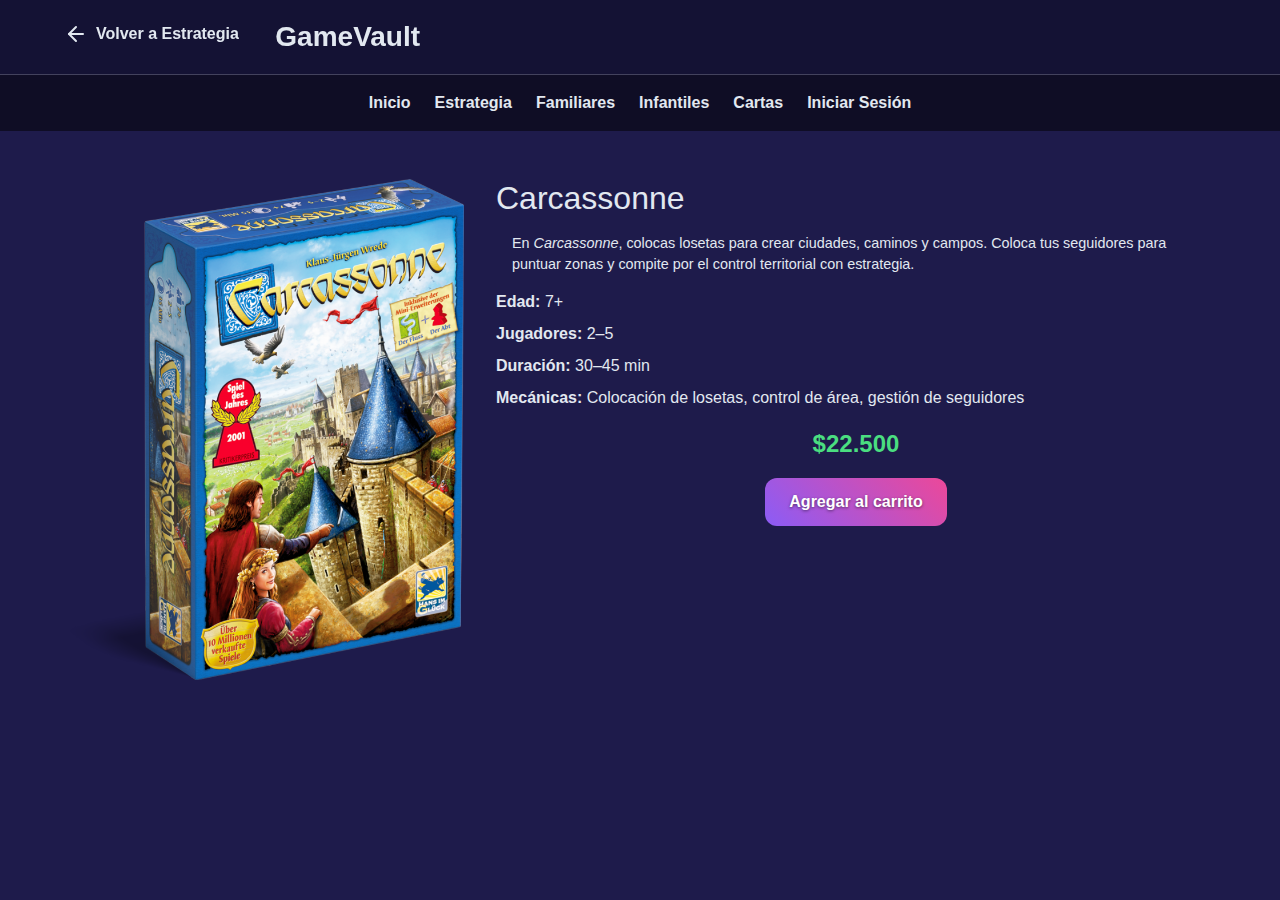
<file: detalle/carcassonne.html>
<!DOCTYPE html>
<html lang="es">
<head>
  <meta charset="UTF-8" />
  <meta name="viewport" content="width=device-width, initial-scale=1.0"/>
  <title>Carcassonne – GameVault</title>

  <!-- Bootstrap CSS -->
  <link href="https://cdn.jsdelivr.net/npm/bootstrap@5.3.0/dist/css/bootstrap.min.css" rel="stylesheet">
  <!-- Tu estilo principal -->
  <link rel="stylesheet" href="../css/style.css" />
</head>
<body>

  <!-- HEADER -->
  <header class="header-animation">
    <div class="container">
      <a href="../categorias/estrategia.html" class="back-button">
        <svg width="24" height="24" fill="none" stroke="currentColor" stroke-width="2"
             stroke-linecap="round" stroke-linejoin="round">
          <path d="M5 12h14" />
          <path d="M12 19l-7-7 7-7" />
        </svg>
        <span>Volver a Estrategia</span>
      </a>
      <a href="../../index.html" class="logo-text">GameVault</a>
    </div>
  </header>

  <!-- NAVBAR -->
  <nav class="navbar">
    <a href="../../index.html">Inicio</a>
    <a href="../categorias/estrategia.html">Estrategia</a>
    <a href="../categorias/familiares.html">Familiares</a>
    <a href="../categorias/infantiles.html">Infantiles</a>
    <a href="../categorias/cartas.html">Cartas</a>
    <span id="menu-dinamico"></span>
  </nav>

  <!-- DETALLE DE Carcassonne -->
  <main class="container">
    <article class="detalle-juego fade-in-up"
             data-name="Carcassonne"
             data-price="22500"
             data-original-price="27900">
      <div class="detalle-imagen">
        <img src="../img/CARCA.png" alt="Portada de Carcassonne" loading="lazy">
      </div>
      <div class="detalle-info">
        <h1>Carcassonne</h1>
        <p class="descripcion">
          En <em>Carcassonne</em>, colocas losetas para crear ciudades, caminos y campos.  
          Coloca tus seguidores para puntuar zonas y compite por el control territorial con estrategia.
        </p>

        <ul class="ficha-tecnica">
          <li><strong>Edad:</strong> 7+</li>
          <li><strong>Jugadores:</strong> 2–5</li>
          <li><strong>Duración:</strong> 30–45 min</li>
          <li><strong>Mecánicas:</strong> Colocación de losetas, control de área, gestión de seguidores</li>
        </ul>

        <div class="precios">
          <span class="precio-actual">$22.500</span>
        </div>

        <button class="btn-comprar btn-add-to-cart">Agregar al carrito</button>
      </div>
    </article>
  </main>

  <!-- SCRIPTS -->
  <script src="https://cdn.jsdelivr.net/npm/bootstrap@5.3.0/dist/js/bootstrap.bundle.min.js"></script>
  <script src="../js/sesion.js"></script>
  <script src="../js/carrito.js"></script>
</body>
</html>
</file>
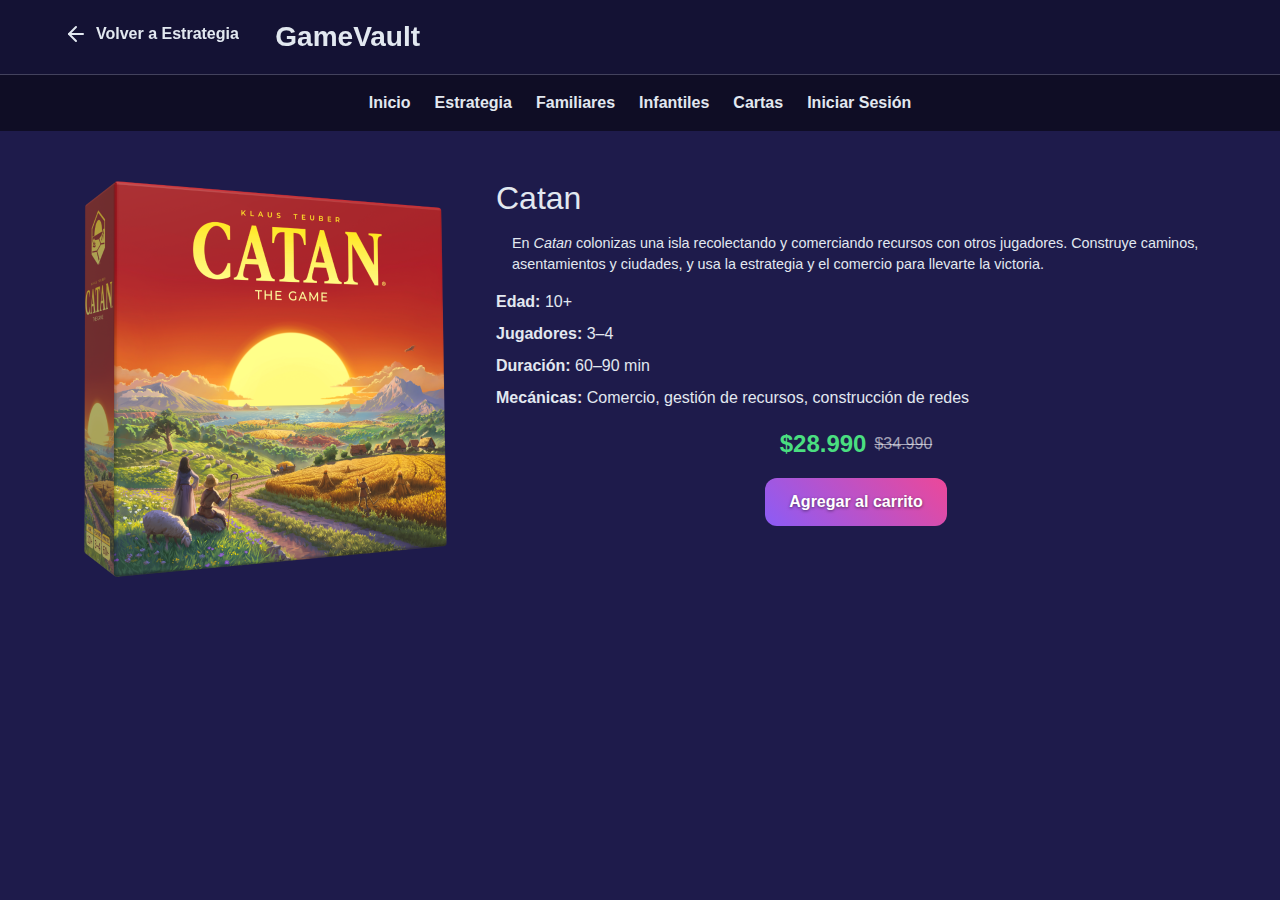
<file: detalle/catan.html>
<!DOCTYPE html>
<html lang="es">
<head>
  <meta charset="UTF-8" />
  <meta name="viewport" content="width=device-width, initial-scale=1.0"/>
  <title>Catan – GameVault</title>

  <!-- Bootstrap CSS (si lo usas para grid u otros componentes) -->
  <link href="https://cdn.jsdelivr.net/npm/bootstrap@5.3.0/dist/css/bootstrap.min.css" rel="stylesheet">

  <!-- Tu estilo principal -->
  <link rel="stylesheet" href="../css/style.css" />
</head>
<body>

  <!-- HEADER -->
  <header class="header-animation">
    <div class="container">
      <a href="../categorias/estrategia.html" class="back-button">
        <svg width="24" height="24" fill="none" stroke="currentColor" stroke-width="2"
             stroke-linecap="round" stroke-linejoin="round">
          <path d="M5 12h14" />
          <path d="M12 19l-7-7 7-7" />
        </svg>
        <span>Volver a Estrategia</span>
      </a>
      <a href="../../index.html" class="logo-text">GameVault</a>
    </div>
  </header>

  <!-- NAVBAR -->
  <nav class="navbar">
    <a href="../../index.html">Inicio</a>
    <a href="../categorias/estrategia.html">Estrategia</a>
    <a href="../categorias/familiares.html">Familiares</a>
    <a href="../categorias/infantiles.html">Infantiles</a>
    <a href="../categorias/cartas.html">Cartas</a>
    <span id="menu-dinamico"></span>
  </nav>

  <!-- DETALLE DE CATAN -->
  <main class="container">
    <article class="detalle-juego fade-in-up"
             data-name="Catan"
             data-price="28990"
             data-original-price="34990">
      <div class="detalle-imagen">
        <img src="../img/CATAN.png" alt="Portada de Catan" loading="lazy">
      </div>
      <div class="detalle-info">
        <h1>Catan</h1>
        <p class="descripcion">
          En <em>Catan</em> colonizas una isla recolectando y comerciando recursos con otros jugadores. 
          Construye caminos, asentamientos y ciudades, y usa la estrategia y el comercio para llevarte la victoria.
        </p>

        <ul class="ficha-tecnica">
          <li><strong>Edad:</strong> 10+</li>
          <li><strong>Jugadores:</strong> 3–4</li>
          <li><strong>Duración:</strong> 60–90 min</li>
          <li><strong>Mecánicas:</strong> Comercio, gestión de recursos, construcción de redes</li>
        </ul>

        <div class="precios">
          <span class="precio-actual">$28.990</span>
          <span class="precio-original">$34.990</span>
        </div>

        <button class="btn-comprar btn-add-to-cart">Agregar al carrito</button>
      </div>
    </article>
  </main>

  <!-- SCRIPTS -->
  <script src="https://cdn.jsdelivr.net/npm/bootstrap@5.3.0/dist/js/bootstrap.bundle.min.js"></script>
  <script src="../js/sesion.js"></script>
  <script src="../js/carrito.js"></script>
</body>
</html>
</file>
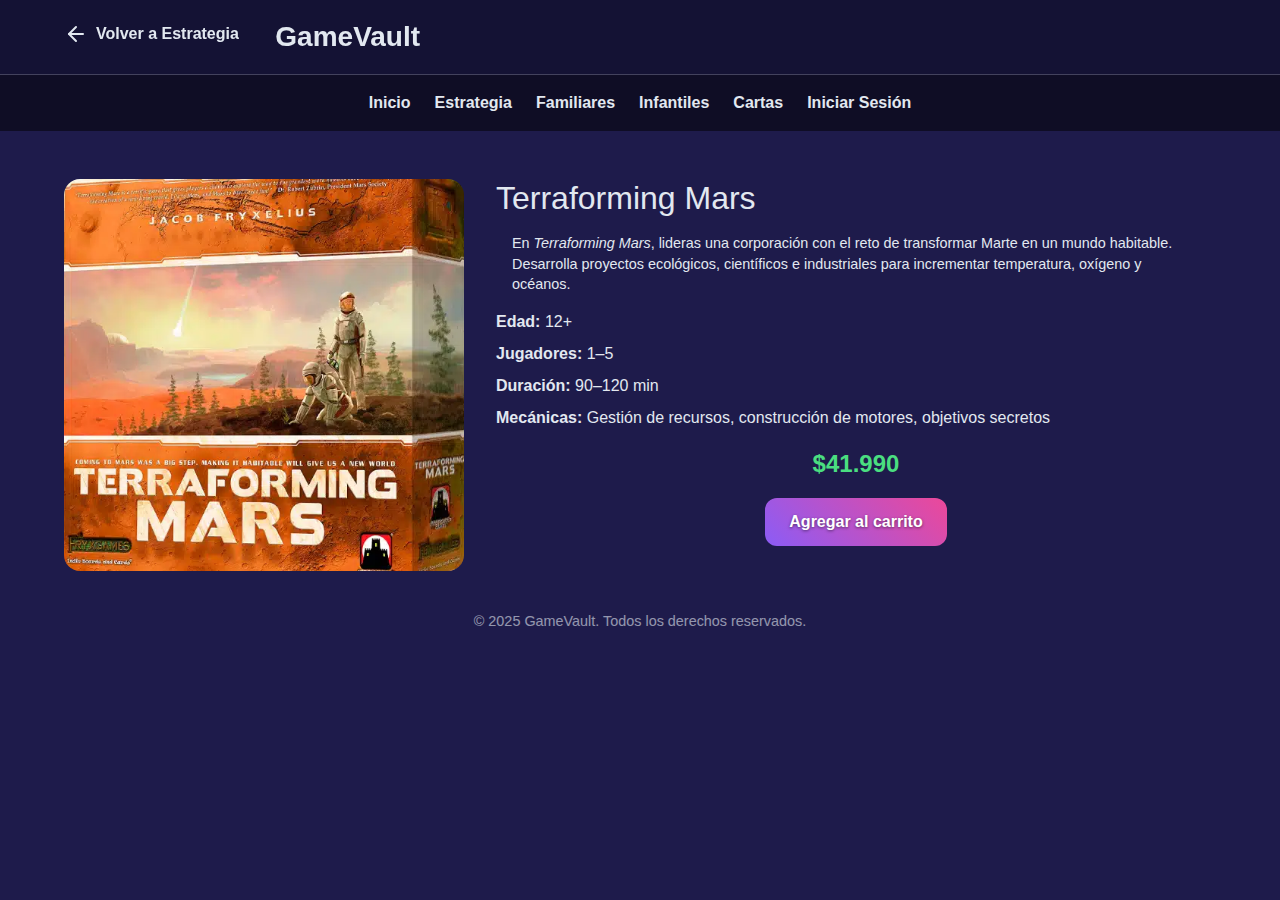
<file: detalle/terraformin.html>
<!DOCTYPE html>
<html lang="es">
<head>
  <meta charset="UTF-8" />
  <meta name="viewport" content="width=device-width, initial-scale=1.0"/>
  <title>Terraforming Mars – GameVault</title>

  <!-- Bootstrap CSS -->
  <link href="https://cdn.jsdelivr.net/npm/bootstrap@5.3.0/dist/css/bootstrap.min.css" rel="stylesheet">
  <!-- Tu estilo principal -->
  <link rel="stylesheet" href="../css/style.css" />
</head>
<body>

  <!-- HEADER -->
  <header class="header-animation">
    <div class="container">
      <a href="../categorias/estrategia.html" class="back-button">
        <svg width="24" height="24" fill="none" stroke="currentColor" stroke-width="2"
             stroke-linecap="round" stroke-linejoin="round">
          <path d="M5 12h14" />
          <path d="M12 19l-7-7 7-7" />
        </svg>
        <span>Volver a Estrategia</span>
      </a>
      <a href="../../index.html" class="logo-text">GameVault</a>
    </div>
  </header>

  <!-- NAVBAR -->
  <nav class="navbar">
    <a href="../../index.html">Inicio</a>
    <a href="../categorias/estrategia.html">Estrategia</a>
    <a href="../categorias/familiares.html">Familiares</a>
    <a href="../categorias/infantiles.html">Infantiles</a>
    <a href="../categorias/cartas.html">Cartas</a>
    <span id="menu-dinamico"></span>
  </nav>

  <!-- DETALLE DE Terraforming Mars -->
  <main class="container">
    <article class="detalle-juego fade-in-up"
             data-name="Terraforming Mars"
             data-price="41990"
             data-original-price="49990">
             
      <div class="detalle-imagen">
        <img src="../img/Terra.png" alt="Portada de Terraforming Mars" loading="lazy">
      </div>
      <div class="detalle-info">
        <h1>Terraforming Mars</h1>
        <p class="descripcion">
          En <em>Terraforming Mars</em>, lideras una corporación con el reto de transformar Marte en un mundo habitable.
          Desarrolla proyectos ecológicos, científicos e industriales para incrementar temperatura, oxígeno y océanos.
        </p>

        <ul class="ficha-tecnica">
          <li><strong>Edad:</strong> 12+</li>
          <li><strong>Jugadores:</strong> 1–5</li>
          <li><strong>Duración:</strong> 90–120 min</li>
          <li><strong>Mecánicas:</strong> Gestión de recursos, construcción de motores, objetivos secretos</li>
        </ul>

        <div class="precios">
          <span class="precio-actual">$41.990</span>
        </div>

        <button class="btn-comprar btn-add-to-cart">Agregar al carrito</button>
      </div>
    </article>
  </main>
  
  <!-- FOOTER -->
  <footer class="container text-center py-4" style="opacity:0.6; font-size:0.9rem;">
    © 2025 GameVault. Todos los derechos reservados.
  </footer>
  
  <!-- SCRIPTS -->
  <script src="https://cdn.jsdelivr.net/npm/bootstrap@5.3.0/dist/js/bootstrap.bundle.min.js"></script>
  <script src="../js/sesion.js"></script>
  <script src="../js/carrito.js"></script>
</body>
</html>
</file>
<file: css/style.css>
/* ——————————————————
   VARIABLES GLOBALES
   —————————————————— */
   :root {
    --bg: #1e1b4b;
    --fg: #e2e8f0;
    --card-bg: rgba(255,255,255,0.1);
    --card-border: rgba(255,255,255,0.2);
    --primary-purple: #8b5cf6;
    --primary-pink:   #ec4899;
    --sale-red:       #dc2626;
    --radius:         1rem;
    --anim-dur:       0.4s;
  }
  
  /* ——————————————————
     RESET + BASE
     —————————————————— */
  * { margin:0; padding:0; box-sizing:border-box; }
  body {
    font-family: "Inter", sans-serif;
    background: var(--bg);
    color: var(--fg);
    overflow-x:hidden;
  }
  .container {
    width: 90%; max-width: 1200px;
    margin: 0 auto;
    padding: 1rem 0;
  }
  
  /* ——————————————————
     HEADER
     —————————————————— */
  header {
    backdrop-filter: blur(8px);
    background: rgba(0,0,0,0.3);
    border-bottom: 1px solid rgba(255,255,255,0.2);
  }
  .back-button {
    display: inline-flex;
    align-items:center;
    color: var(--fg);
    font-weight:600;
    gap:0.5rem;
    text-decoration:none;
    transition: color .3s;
  }
  .back-button:hover { color: var(--primary-pink); }
  .logo-text {
    display: inline-block;
    margin-left:2rem;
    font-size:1.75rem;
    font-weight:800;
    text-decoration:none;
    color: var(--fg);
    animation: logoGlow 3s ease-in-out infinite;
  }

  .header-animation .logo {
    height: 60px;       
    width: auto;
  }
  /* ——————————————————
     NAVBAR
     —————————————————— */
  .navbar {
    display: flex;
    justify-content: center;
    gap: 1.5rem;
    background-color: rgba(0,0,0,0.5);
    padding: 1rem 0;
    position: sticky;
    top: 0;
    z-index: 100;
  }
  .navbar a {
    color: var(--fg);
    text-decoration: none;
    font-weight: bold;
    transition: color 0.3s;
  }
  .navbar a:hover {
    color: var(--primary-pink);
  }
  
  /* ——————————————————
     JUEGOS GRID
     —————————————————— */
  .juegos-grid {
    display:grid;
    gap:2rem;
    grid-template-columns: repeat(auto-fit, minmax(280px,1fr));
    padding:2rem 0;
  }
  
  /* ——————————————————
     GAME CARD
     —————————————————— */
  .game-card {
    animation: gameCardFloat var(--anim-dur) ease-out both;
  }
  .card-inner {
    position: relative;
    background: var(--card-bg);
    border: 1px solid var(--card-border);
    border-radius: var(--radius);
    overflow:hidden;
    box-shadow: 0 4px 12px rgba(0,0,0,0.2);
    transition: transform .3s, box-shadow .3s;
  }
  .card-inner:hover {
    transform: translateY(-5px) scale(1.05);
    box-shadow: 0 10px 20px rgba(0,0,0,0.4);
  }
  /* Imagen */
  .card-inner img {
    width:100%; height:180px;
    object-fit:cover;
  }
  /* Etiqueta OFERTA */
  .tag-sale {
    position:absolute; top:1rem; left:1rem;
    background: var(--sale-red);
    color:#fff;
    padding:0.25rem 0.5rem;
    border-radius:0.5rem;
    display:inline-flex;
    align-items:center;
    gap:0.25rem;
    font-size:0.75rem;
    animation: pulse 2s ease-in-out infinite;
  }
  /* Rating */
  .rating {
    position:absolute; top:1rem; right:1rem;
    background: rgba(0,0,0,0.7);
    color:#fff;
    padding:0.25rem 0.5rem;
    border-radius:0.5rem;
    display:inline-flex;
    align-items:center;
    gap:0.25rem;
    font-size:0.75rem;
  }
  /* Texto y botones */
  .card-inner h2 {
    margin:1rem;
    font-size:1.25rem;
  }
  .descripcion {
    margin:0 1rem 1rem;
    font-size:0.9rem;
    line-height:1.4;
  }
  .precios {
    display:flex; align-items:center; justify-content:center; gap:0.5rem;
    margin-bottom:1rem;
  }
  .precio-actual {
    font-size:1.5rem; font-weight:700; color:#4ade80;
  }
  .precio-original {
    font-size:1rem; color:rgba(255,255,255,0.6);
    text-decoration: line-through;
  }
  .btn-comprar {
    display:block;
    margin:0 auto 1rem;
    background: linear-gradient(45deg, var(--primary-purple), var(--primary-pink));
    color:#fff;
    padding:0.75rem 1.5rem;
    border: none;
    border-radius:0.75rem;
    font-weight:600;
    cursor:pointer;
    transition:transform .2s, box-shadow .2s;
    text-shadow: 0 1px 3px rgba(0,0,0,0.5);
  }
  .btn-comprar:hover {
    transform: scale(1.05);
    box-shadow: 0 6px 12px rgba(0,0,0,0.3);
  }
  
  /* ——————————————————
     KEYFRAMES & UTILIDADES
     —————————————————— */
  @keyframes logoGlow {
    0%,100% { text-shadow: 0 0 20px var(--primary-purple),0 0 40px var(--primary-purple); }
    50%    { text-shadow: 0 0 30px var(--primary-pink),0 0 60px var(--primary-pink); }
  }
  @keyframes pulse {
    0%,100% { transform:scale(1); opacity:1; }
    50%     { transform:scale(1.1); opacity:0.8; }
  }
  @keyframes gameCardFloat {
    0%   { transform: translateY(30px); opacity:0; }
    100% { transform: translateY(0);     opacity:1; }
  }
  @keyframes fadeInUp {
    from { opacity:0; transform: translateY(20px); }
    to   { opacity:1; transform: translateY(0);   }
  }
  @keyframes slideInLeft {
    from { opacity:0; transform: translateX(-50px); }
    to   { opacity:1; transform: translateX(0);     }
  }
  @keyframes headerFloat {
    0%,100% { transform: translateY(0); }
    50%     { transform: translateY(-8px); }
  }
  
  /* Clases utilitarias */
  .fade-in-up        { animation: fadeInUp var(--anim-dur) ease-out both; }
  .slide-in-left    { animation: slideInLeft var(--anim-dur) ease-out both; }
  .header-animation { animation: headerFloat 4s ease-in-out infinite; }

  /* ——————————————————
     RESPONSIVE
     —————————————————— */
  @media (max-width: 768px) {
    .container { width: 95%; }
    .card-inner:hover { transform: none; box-shadow: 0 4px 8px rgba(0,0,0,0.2); }
  }
  

  .detalle-juego {
    display: flex;
    flex-wrap: wrap;
    gap: 2rem;
    margin-top: 2rem;
    align-items: flex-start;
  }
  
  .detalle-imagen img {
    max-width: 400px;
    width: 100%;
    border-radius: 1rem;
    box-shadow: var(--sombra-suave);
  }
  
  .detalle-info {
    flex: 1;
    min-width: 280px;
  }
  
  .detalle-info h1 {
    font-size: 2rem;
    margin-bottom: 1rem;
  }
  
  .ficha-tecnica {
    list-style: none;
    padding: 0;
    margin: 1rem 0;
  }
  
  .ficha-tecnica li {
    margin-bottom: 0.5rem;
  }

  
  @media (max-width: 768px) {
    .detalle-juego {
      flex-direction: column;
      align-items: center;
      text-align: center;
    }
  
    .detalle-info {
      align-items: center;
    }
    .header-animation .logo {
    max-height: 60px;
  }
  }
</file>
<file: css/login.css>
.login {
    width: 340px;
    height: 400px;
    background: #2c2c2c;
    padding: 47px;
    padding-bottom: 57px;
    color: #fff;
    border-radius: 17px;
    padding-bottom: 50px;
    font-size: 1.3em;
    font-family: -apple-system, BlinkMacSystemFont, 'Segoe UI', Roboto, Oxygen, Ubuntu, Cantarell, 'Open Sans', 'Helvetica Neue', sans-serif;
  }
  
  .login input[type="text"],
  .login input[type="password"] {
    opacity: 1;
    display: block;
    border: none;
    outline: none;
    width: 100%;
    padding: 13px 18px;
    margin: 20px 0 0 0;
    font-size: 0.8em;
    border-radius: 100px;
    background: #3c3c3c;
    color: #fff;
  }
  
  .login input:focus {
    animation: bounce 1s;
    -webkit-appearance: none;
  }
  
  .login input[type=submit],
  .login input[type=button],
  .h1 {
    border: 0;
    outline: 0;
    width: 100%;
    padding: 13px;
    margin: 40px 0 0 0;
    border-radius: 500px;
    font-weight: 600;
    animation: bounce2 1.6s;
  }
  
  .h1 {
    padding: 0;
    position: relative;
    top: -35px;
    display: block;
    margin-bottom: -0px;
    font-size: 1.3em;
  }
  
  .btn {
    background: linear-gradient(144deg, #af40ff, #5b42f3 50%, #00ddeb);
    color: #fff;
    padding: 16px !important;
  }
  
  .btn:hover {
    background: linear-gradient(144deg, #1e1e1e , 20%,#1e1e1e 50%,#1e1e1e );
    color: rgb(255, 255, 255);
    padding: 16px !important;
    cursor: pointer;
    transition: all 0.4s ease;
  }
  
  .login input[type=text] {
    animation: bounce 1s;
    -webkit-appearance: none;
  }
  
  .login input[type=password] {
    animation: bounce1 1.3s;
  }
  
  .ui {
    font-weight: bolder;
    background: -webkit-linear-gradient(#B563FF, #535EFC, #0EC8EE);
    -webkit-background-clip: text;
    -webkit-text-fill-color: transparent;
    border-bottom: 4px solid transparent;
    border-image: linear-gradient(0.25turn, #535EFC, #0EC8EE, #0EC8EE);
    border-image-slice: 1;
    display: inline;
  }
  
  @media only screen and (max-width: 600px) {
    .login {
      width: 70%;
      padding: 3em;
    }
  }
  
  @keyframes bounce {
    0% {
      transform: translateY(-250px);
      opacity: 0;
    }
  }
  
  @keyframes bounce1 {
    0% {
      opacity: 0;
    }
  
    40% {
      transform: translateY(-100px);
      opacity: 0;
    }
  }
  
  @keyframes bounce2 {
    0% {
      opacity: 0;
    }
  
    70% {
      transform: translateY(-20px);
      opacity: 0;
    }
  }
</file>
